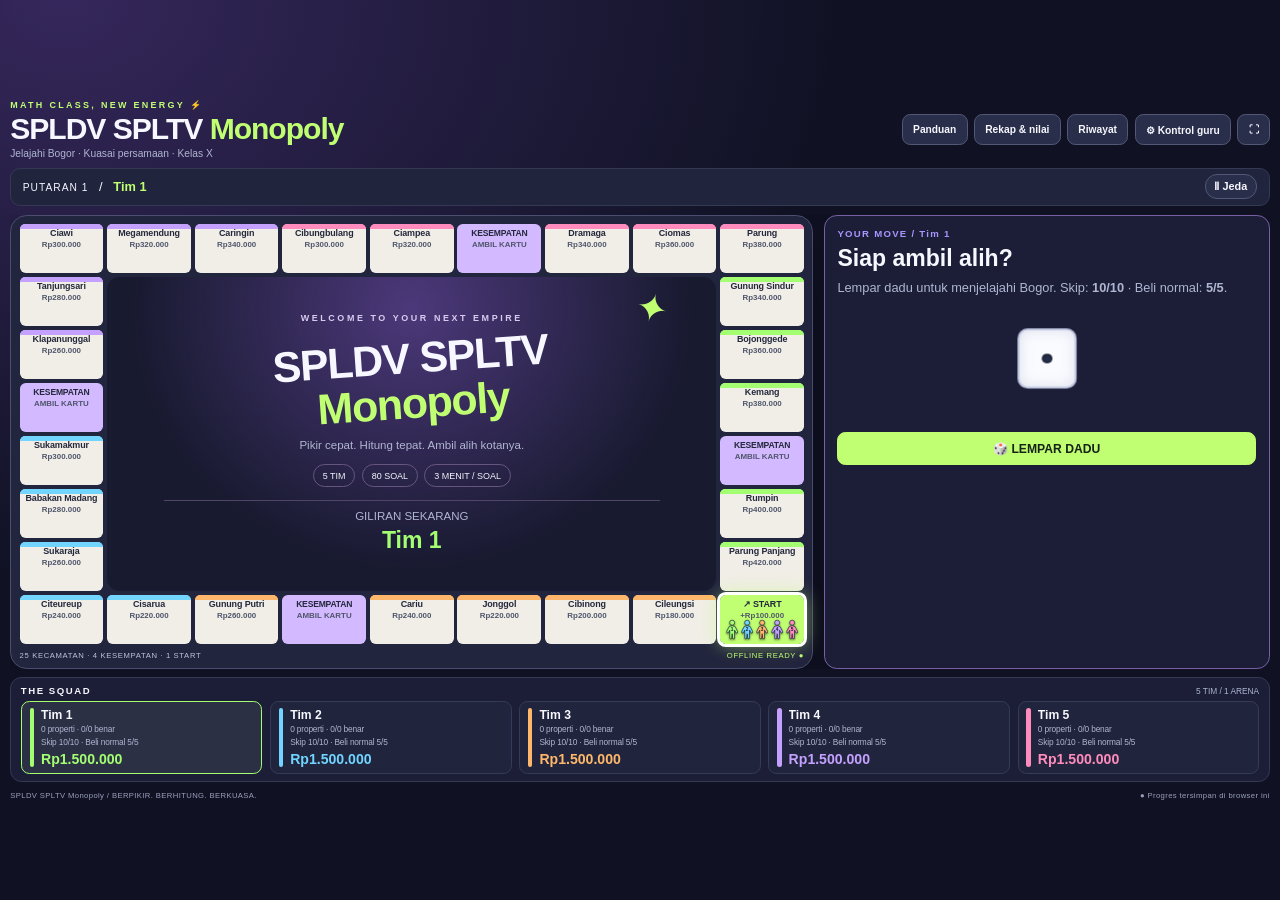
<file: index.html>
<!doctype html>
<html lang="id">
<head>
  <meta charset="utf-8">
  <meta name="viewport" content="width=device-width,initial-scale=1">
  <meta name="theme-color" content="#111329">
  <title>SPLDV SPLTV Monopoly</title>
  <link rel="stylesheet" href="game.css">
  <link rel="stylesheet" href="game-screen.css">
  <script defer src="game-engine.js"></script>
  <script defer src="game-ui.js"></script>
</head>
<body>
  <div class="app">
    <header class="topbar">
      <div><div class="eyebrow">MATH CLASS, NEW ENERGY ⚡</div><h1>SPLDV SPLTV <span>Monopoly</span></h1><p>Jelajahi Bogor · Kuasai persamaan · Kelas X</p></div>
      <nav aria-label="Menu permainan">
        <button data-action="rules">Panduan</button>
        <button data-action="report">Rekap & nilai</button>
        <button data-action="history">Riwayat</button>
        <button data-action="teacher">⚙ Kontrol guru</button>
        <button data-action="fullscreen" title="Layar penuh">⛶</button>
      </nav>
    </header>
    <div id="storageWarning" class="warning" role="alert" hidden></div>
    <div id="status" class="status"></div>
    <main class="layout">
      <section class="board-shell" aria-label="Papan 30 petak"><div id="board" class="board"></div><div class="board-foot"><span>25 KECAMATAN · 4 KESEMPATAN · 1 START</span><span>OFFLINE READY ●</span></div></section>
      <aside class="sidebar">
        <section id="action" class="action-panel" aria-label="Aksi giliran"></section>
      </aside>
    </main>
    <section class="teams-panel"><div class="section-heading"><h2>THE SQUAD</h2><span>5 TIM / 1 ARENA</span></div><div id="teams"></div></section>
    <section class="history-panel" hidden><div id="logs" class="logs"></div></section>
    <footer>SPLDV SPLTV Monopoly / BERPIKIR. BERHITUNG. BERKUASA. <span id="saveStatus">Progres tersimpan di browser ini</span></footer>
  </div>
  <dialog id="dialog"><div class="dialog-head"><span id="dialogLabel">SPLDV SPLTV Monopoly</span><button data-action="close-dialog" aria-label="Tutup dialog">✕</button></div><div id="dialogContent"></div></dialog>
  <noscript>Aktifkan JavaScript pada browser untuk memainkan game ini.</noscript>
</body>
</html>
</file>
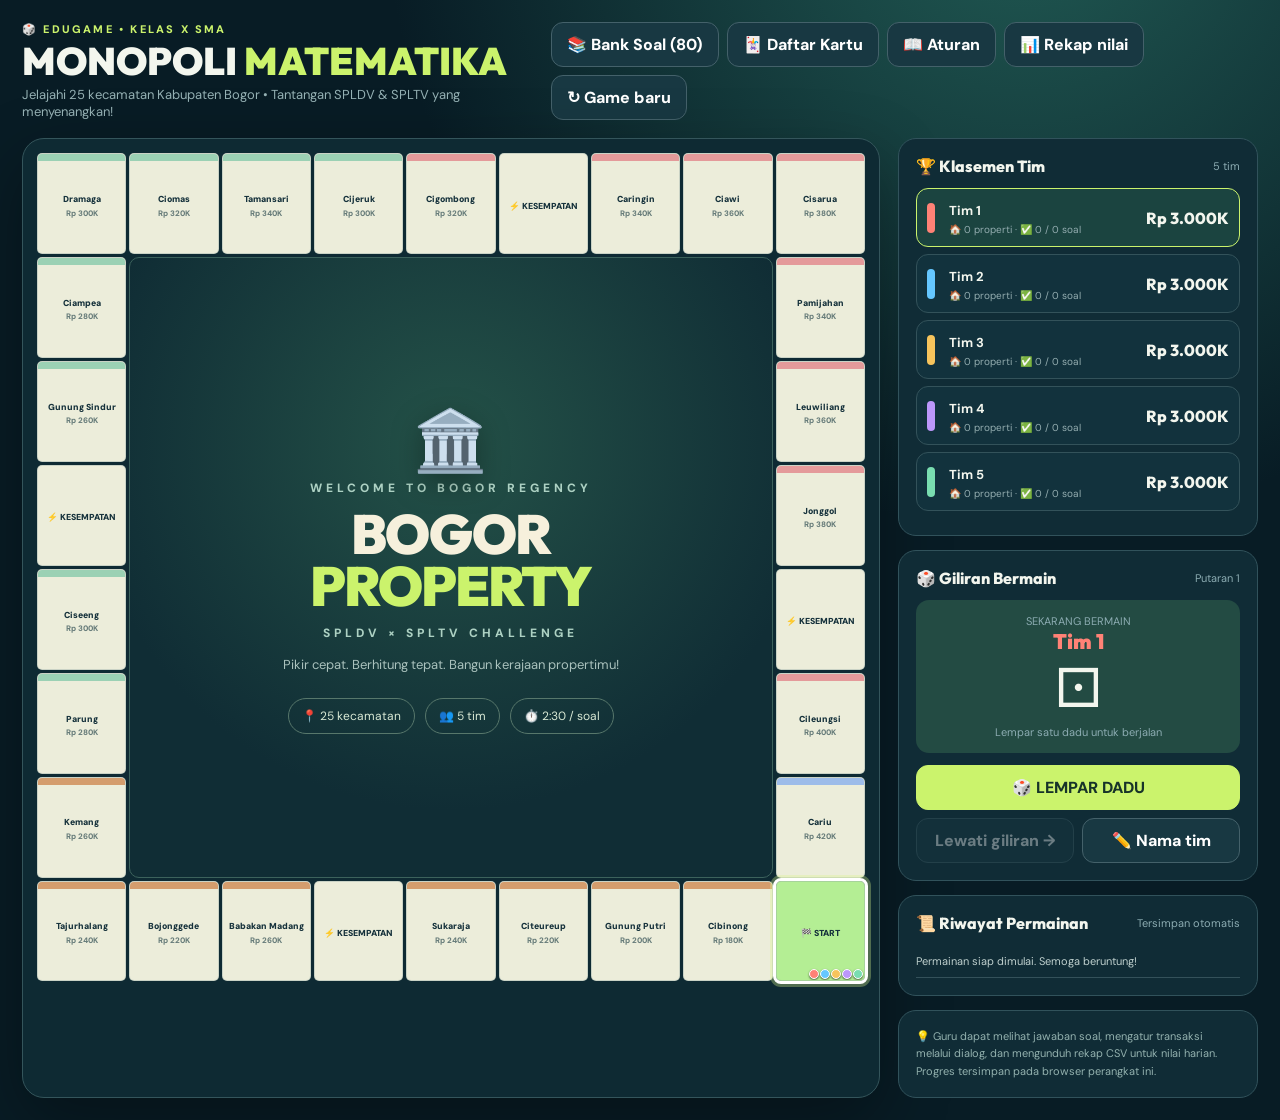
<file: Monopoli_Matematika_Bogor_30_Petak_V6.backup.html>
<!doctype html><html lang="id"><head><meta charset="utf-8"><meta name="viewport" content="width=device-width,initial-scale=1"><title>Monopoli Matematika Bogor</title><meta name="description" content="Permainan SPLDV dan SPLTV kelas X, 5 tim dan 40 kecamatan Kabupaten Bogor."><style>
@import url('https://fonts.googleapis.com/css2?family=DM+Sans:wght@400;500;600;700;800&family=Outfit:wght@500;600;700;800;900&display=swap');
:root{--bg:#081c25;--panel:#102c36;--line:#2b4b55;--cream:#f6f0dc;--lime:#cbf36c;--gold:#ffcf62;--ink:#133039}*{box-sizing:border-box}body{margin:0;color:#f3f6ee;background:radial-gradient(circle at 80% -10%,#215b54 0,transparent 40%),var(--bg);font-family:'DM Sans',sans-serif}button,input,select{font:inherit}button{cursor:pointer}button:disabled{opacity:.38;cursor:not-allowed}.app{max-width:1700px;margin:auto;padding:22px}.top{display:flex;justify-content:space-between;align-items:center;gap:18px;margin-bottom:18px}.eyebrow{color:var(--lime);font-size:11px;letter-spacing:2.2px;font-weight:800}.top h1{font:900 clamp(25px,3vw,42px)/1 'Outfit';margin:6px 0}.top p{color:#96b2b5;margin:0;font-size:13px}.top-actions{display:flex;gap:8px;flex-wrap:wrap}.ghost,.primary,.secondary,.danger{border:1px solid #44616a;border-radius:12px;padding:11px 15px;color:white;background:#183842;font-weight:800}.primary{background:var(--lime);color:#173329;border-color:var(--lime)}.secondary{background:#fbd17a;color:#263b30;border-color:#fbd17a}.danger{background:#7c3540}.layout{display:grid;grid-template-columns:minmax(640px,1fr) 360px;gap:18px}.board-wrap{background:#0e2a33;border:1px solid #34555b;border-radius:22px;padding:14px;box-shadow:0 24px 70px #0005}.board{display:grid;grid-template-columns:repeat(13,minmax(0,1fr));grid-template-rows:repeat(13,minmax(0,1fr));aspect-ratio:1;gap:3px}.tile{position:relative;min-width:0;border:1px solid #8ca5a260;border-radius:5px;background:#ecedda;color:#15313b;display:flex;flex-direction:column;align-items:center;justify-content:center;text-align:center;overflow:hidden;padding:3px 1px;transition:transform .15s,box-shadow .15s}.tile:hover{transform:scale(1.1);z-index:3;box-shadow:0 5px 20px #0009}.tile .stripe{position:absolute;top:0;left:0;right:0;height:7px;background:var(--district)}.tile .name{font-size:clamp(7px,.68vw,11px);line-height:1.08;font-weight:900;overflow-wrap:anywhere;padding-top:5px}.tile .price{font-size:clamp(7px,.62vw,10px);color:#667b79;font-weight:800;margin-top:3px}.tile.event{background:#f4d689}.tile.fund{background:#bce4e4}.tile.start{background:#b4ee94}.tile.active{outline:3px solid #fff;z-index:2;box-shadow:0 0 0 6px #d7f38b55}.tokens{display:flex;gap:1px;position:absolute;bottom:1px;right:1px;flex-wrap:wrap;justify-content:flex-end}.token{width:10px;height:10px;border-radius:50%;border:1.5px solid white;box-shadow:0 1px 2px #0009;animation:pop .25s ease-out}.owner{position:absolute;bottom:0;left:0;right:0;height:5px}.center{grid-column:2/13;grid-row:2/13;background:radial-gradient(circle at 50% 30%,#245248,#102d35 68%);border-radius:10px;border:1px solid #3c625c;display:flex;flex-direction:column;align-items:center;justify-content:center;text-align:center;padding:25px;overflow:hidden}.center .crest{font-size:60px;filter:drop-shadow(0 8px 15px #0005)}.center h2{font:900 clamp(30px,4.3vw,74px)/.95 'Outfit';letter-spacing:-2px;color:var(--cream);margin:12px 0}.center h2 span{color:var(--lime)}.center .sub{font-size:12px;letter-spacing:4px;color:#add1c3;font-weight:800}.center .caption{font-size:13px;color:#aac2bd;margin-top:15px}.center .statline{display:flex;gap:10px;margin-top:25px;flex-wrap:wrap;justify-content:center}.pill{border:1px solid #57776b;border-radius:30px;padding:9px 13px;color:#d9e9d5;font-size:12px}.sidebar{display:flex;flex-direction:column;gap:14px}.panel{background:var(--panel);border:1px solid #31525b;border-radius:18px;padding:17px}.section-title{display:flex;align-items:center;justify-content:space-between;margin-bottom:12px}.section-title h3{font:800 16px 'Outfit';margin:0}.small{font-size:11px;color:#8cacb2}.team{display:grid;grid-template-columns:12px 1fr auto;gap:10px;align-items:center;border:1px solid #33525a;border-radius:12px;padding:10px;margin:7px 0;background:#12323d}.team.current{border-color:var(--lime);background:#1b4440}.dot{height:30px;width:8px;border-radius:8px}.team b{font-size:13px}.team small{display:block;font-size:10px;color:#94adb0;margin-top:3px}.money{font:800 16px 'Outfit'}.turnbox{border-radius:13px;background:#234b43;padding:14px;text-align:center}.turnbox strong{font:900 21px 'Outfit'}.dice{font-size:54px;line-height:1.3;display:block;animation:none}.dice.roll{animation:shake .48s infinite}.controls{display:grid;grid-template-columns:1fr 1fr;gap:8px;margin-top:12px}.controls button:first-child{grid-column:span 2}.activity{max-height:190px;overflow:auto}.log{font-size:11px;color:#bfd0ce;padding:9px 0;border-bottom:1px solid #34515a}.log time{color:#85a4a5;margin-right:6px}.modalback{position:fixed;inset:0;z-index:20;background:#031218ce;display:flex;align-items:center;justify-content:center;padding:20px;backdrop-filter:blur(6px)}.modal{max-width:570px;width:100%;border-radius:22px;background:#f9f5e9;color:#18343b;padding:27px;box-shadow:0 30px 100px #000b;animation:rise .25s ease-out}.modal h2{font:900 29px 'Outfit';margin:6px 0}.modal p{color:#536a6b;font-size:14px;line-height:1.55}.modal .tag{font-size:11px;text-transform:uppercase;letter-spacing:1.5px;color:#588073;font-weight:900}.choices{display:flex;gap:9px;flex-wrap:wrap;margin-top:20px}.choices button{flex:1;min-width:135px}.question{background:#e8eadc;border:1px solid #c9d2c4;padding:17px;border-radius:14px;margin:12px 0;font:700 18px/1.6 'Outfit'}.inputs{display:flex;gap:9px}.inputs label{flex:1;font-size:12px;font-weight:800}.inputs input{display:block;width:100%;margin-top:5px;border:1px solid #aebfbb;border-radius:10px;background:white;padding:12px;color:#123}.timer{height:9px;background:#d5dfd0;border-radius:9px;overflow:hidden;margin:15px 0}.timer>div{height:100%;background:#e5a54b;transition:width 1s linear}.scorebar{display:grid;grid-template-columns:repeat(4,1fr);gap:8px;margin:12px 0}.scorebar div{background:#e2eadd;border-radius:10px;text-align:center;padding:9px 3px}.scorebar b{display:block;font:800 19px 'Outfit'}.scorebar span{font-size:10px;color:#57706c}.table-wrap{overflow:auto;max-height:380px}.report{width:100%;border-collapse:collapse;font-size:12px}.report th,.report td{padding:9px;text-align:left;border-bottom:1px solid #c7d4cf;white-space:nowrap}.report th{color:#406a61} .confetti{position:fixed;top:-20px;width:8px;height:14px;z-index:40;pointer-events:none;animation:fall 1.3s linear forwards}@keyframes fall{to{transform:translateY(110vh) rotate(720deg);opacity:0}}@keyframes shake{0%,100%{transform:rotate(-15deg)}50%{transform:rotate(20deg) scale(1.1)}}@keyframes pop{from{transform:scale(0)}to{transform:scale(1)}}@keyframes rise{from{opacity:0;transform:translateY(20px)}to{opacity:1;transform:translateY(0)}}@media(max-width:1100px){.layout{grid-template-columns:1fr}.sidebar{display:grid;grid-template-columns:repeat(2,minmax(0,1fr))}.board{min-height:650px}.tile .name{font-size:9px}.tile .price{font-size:8px}}@media(max-width:680px){.app{padding:10px}.top{flex-direction:column;align-items:flex-start}.board-wrap{padding:5px}.board{min-height:0;gap:1px}.tile{border-radius:2px}.tile .stripe{height:3px}.tile .name{font-size:5.3px}.tile .price{font-size:5px;margin-top:0}.token{width:6px;height:6px}.center{padding:8px}.center .crest{font-size:32px}.center h2{font-size:30px}.center .sub{font-size:8px;letter-spacing:1px}.center .caption{font-size:9px}.center .statline{margin-top:10px}.pill{font-size:8px;padding:5px}.sidebar{grid-template-columns:1fr}.modal{padding:18px}.scorebar{grid-template-columns:repeat(2,1fr)}}
</style></head><body><div class="app"><header class="top"><div><div class="eyebrow">🎲 EDUGAME • KELAS X SMA</div><h1>MONOPOLI <span style="color:#cbf36c">MATEMATIKA</span></h1><p>Jelajahi 40 kecamatan Kabupaten Bogor • Kuasai SPLDV & SPLTV • Menangkan strategi!</p></div><div class="top-actions"><button class="ghost" id="rules">📖 Aturan</button><button class="ghost" id="report">📊 Rekap nilai</button><button class="ghost" id="reset">↻ Game baru</button></div></header><div class="layout"><main class="board-wrap"><div class="board" id="board"></div></main><aside class="sidebar"><section class="panel"><div class="section-title"><h3>🏆 Klasemen Tim</h3><span class="small">5 tim</span></div><div id="teams"></div></section><section class="panel"><div class="section-title"><h3>🎲 Giliran Bermain</h3><span class="small" id="round"></span></div><div class="turnbox"><div class="small">SEKARANG BERMAIN</div><strong id="turnName"></strong><span class="dice" id="dice">⚀</span><div class="small" id="turnHint">Lempar satu dadu untuk berjalan</div></div><div class="controls"><button class="primary" id="roll">🎲 LEMPAR DADU</button><button class="ghost" id="end" disabled>Lewati giliran →</button><button class="ghost" id="settings">✏️ Nama tim</button></div></section><section class="panel"><div class="section-title"><h3>📜 Riwayat Permainan</h3><span class="small">Tersimpan otomatis</span></div><div class="activity" id="activity"></div></section><section class="panel" style="font-size:11px;color:#93b1ae;line-height:1.6">💡 Guru dapat melihat jawaban soal, mengatur transaksi melalui dialog, dan mengunduh rekap CSV untuk nilai harian. Progres tersimpan pada browser perangkat ini.</section></aside></div></div><div id="modalroot"></div><script>
const names=['Cibinong','Gunung Putri','Citeureup','Sukaraja','Babakan Madang','Sentul?','Bojonggede','Tajurhalang','Kemang','Parung','Ciseeng','Rumpin','Gunung Sindur','Ciampea','Dramaga','Ciomas','Tamansari','Cijeruk','Cigombong','Caringin','Ciawi','Megamendung','Cisarua','Sukaraja?','Caringin?','Pamijahan','Leuwiliang','Leuwisadeng','Nanggung','Jasinga','Tenjo','Parung Panjang','Cigudeg','Sukajaya','Cibungbulang','Tenjolaya','Rancabungur','Klapanunggal','Jonggol','Cariu'];
// Kabupaten Bogor memiliki 40 kecamatan; daftar final di bawah tanpa duplikasi.
const districts=['Cibinong','Gunung Putri','Citeureup','Sukaraja','Babakan Madang','Bojonggede','Tajurhalang','Kemang','Parung','Ciseeng','Rumpin','Gunung Sindur','Ciampea','Dramaga','Ciomas','Tamansari','Cijeruk','Cigombong','Caringin','Ciawi','Megamendung','Cisarua','Pamijahan','Leuwiliang','Leuwisadeng','Nanggung','Jasinga','Tenjo','Parung Panjang','Cigudeg','Sukajaya','Cibungbulang','Tenjolaya','Rancabungur','Klapanunggal','Jonggol','Cariu','Tanjungsari','Sukamakmur','Cileungsi'];
const colors=['#ff8276','#65c7ff','#f7c45c','#bc97fa','#79ddb0'];const diceFaces=['⚀','⚁','⚂','⚃','⚄','⚅'];const money=n=>'Rp '+Number(n).toLocaleString('id-ID')+'K';const price=i=>180+Math.floor(i/5)*40+(i%5)*20;const rent=i=>Math.round(price(i)*.3);const cards=[{t:'🚦 Kena tilang',d:'Melanggar aturan lalu lintas. Bayar denda Rp 100K.',v:-100},{t:'🌊 Banjir mendadak',d:'Biaya perbaikan perlengkapan setelah banjir Rp 150K.',v:-150},{t:'🚗 Macet Puncak',d:'Kehabisan bensin karena macet panjang. Bayar Rp 70K.',v:-70},{t:'📈 Pajak naik',d:'Pajak daerah naik. Bayar Rp 120K.',v:-120},{t:'🛵 Parkir liar',d:'Ditagih parkir tak resmi. Kehilangan Rp 40K.',v:-40},{t:'🎉 Festival UMKM',d:'Booth laris manis! Dapat bonus Rp 170K.',v:170},{t:'🏅 Juara olimpiade',d:'Sekolah memberi hadiah Rp 200K.',v:200},{t:'🌋 Abu vulkanik',d:'Distribusi terhambat, rugi Rp 90K.',v:-90},{t:'⚡ Listrik padam',d:'Generator darurat menghabiskan Rp 80K.',v:-80},{t:'🎁 Dana CSR',d:'Menerima dukungan pendidikan Rp 130K.',v:130},{t:'🤝 Pungutan ormas',d:'Ada pungutan tidak resmi di kegiatan usaha. Biaya Rp 90K.',v:-90},{t:'🌱 Panen raya',d:'Penjualan hasil tani sukses, dapat Rp 160K.',v:160}];
let tiles=[{type:'start',name:'START'}],di=0;for(let i=1;i<48;i++){if([5,11,17,23,29,35,41].includes(i))tiles.push({type:i%2?'chance':'fund',name:i%2?'KESEMPATAN':'DANA UMUM'});else tiles.push({type:'district',name:districts[di],district:di++});}
let state;const initial=()=>({teams:colors.map((color,i)=>({name:'Tim '+(i+1),color,cash:3000,pos:0,owned:[],correct:0,wrong:0,attempts:0,purchases:0,rentPaid:0,rentReceived:0,events:0,turns:0,bankrupt:false})),owners:{},turn:0,round:1,phase:'roll',rolls:0,logs:[],finished:false});try{state=JSON.parse(localStorage.getItem('bogor-monopoly-v2'))||initial()}catch{state=initial()}function save(){localStorage.setItem('bogor-monopoly-v2',JSON.stringify(state))}function log(s){state.logs.unshift({s,t:new Date().toLocaleTimeString('id-ID',{hour:'2-digit',minute:'2-digit'})});state.logs=state.logs.slice(0,100);save();render()}function active(){return state.teams[state.turn]}function alive(){return state.teams.filter(t=>!t.bankrupt)}function addCash(t,amount){t.cash+=amount;if(t.cash<0){t.cash=0;t.bankrupt=true;log('💀 '+t.name+' bangkrut dan keluar dari permainan.');for(const d of t.owned)delete state.owners[d];t.owned=[];if(alive().length<=1){state.finished=true;setTimeout(()=>showWinner(),350)}}save()}
function render(){const b=document.getElementById('board');b.innerHTML='';tiles.forEach((tile,i)=>{const el=document.createElement('div');el.className='tile '+(tile.type!=='district'?tile.type:'')+(active().pos===i?' active':'');let x,y;if(i<=12){x=13-i;y=13}else if(i<=24){x=1;y=25-i}else if(i<=36){x=i-23;y=1}else{x=13;y=i-35}el.style.gridColumn=x;el.style.gridRow=y;const owner=state.owners[tile.district];const co=owner!==undefined?state.teams[owner].color:null;el.style.setProperty('--district',['#d49d6d','#9bd1b4','#e49a9a','#9dbce9','#c5abe6'][Math.floor((tile.district||0)/8)]);el.innerHTML=(tile.type==='district'?'<div class="stripe"></div>':'')+'<div class="name">'+(tile.type==='start'?'🏁 ':tile.type==='chance'?'⚡ ':tile.type==='fund'?'🎁 ':'')+tile.name+'</div>'+(tile.type==='district'?'<div class="price">'+money(price(tile.district))+'</div>':'')+(co?'<div class="owner" style="background:'+co+'"></div>':'')+'<div class="tokens">'+state.teams.map((t,k)=>t.pos===i&&!t.bankrupt?'<i class="token" style="background:'+t.color+'" title="'+t.name+'"></i>':'').join('')+'</div>';el.onclick=()=>tileInfo(i);b.appendChild(el)});let c=document.createElement('div');c.className='center';c.innerHTML='<div class="crest">🏛️</div><div class="sub">WELCOME TO BOGOR REGENCY</div><h2>BOGOR<br><span>PROPERTY</span></h2><div class="sub">SPLDV × SPLTV CHALLENGE</div><div class="caption">Pikir cepat. Berhitung tepat. Bangun kerajaan propertimu!</div><div class="statline"><span class="pill">📍 40 kecamatan</span><span class="pill">👥 5 tim</span><span class="pill">⏱️ 60 detik / soal</span></div>';b.appendChild(c);document.getElementById('teams').innerHTML=state.teams.map((t,i)=>'<div class="team '+(state.turn===i?'current':'')+'"><i class="dot" style="background:'+t.color+'"></i><div><b>'+escapeHtml(t.name)+(t.bankrupt?' 💀':'')+'</b><small>🏠 '+t.owned.length+' properti · ✅ '+t.correct+' / '+t.attempts+' soal</small></div><div class="money">'+money(t.cash)+'</div></div>').join('');document.getElementById('turnName').textContent=active().name;document.getElementById('turnName').style.color=active().color;document.getElementById('round').textContent='Putaran '+state.round;document.getElementById('activity').innerHTML=state.logs.slice(0,14).map(l=>'<div class="log"><time>'+l.t+'</time>'+escapeHtml(l.s)+'</div>').join('')||'<div class="log">Permainan siap dimulai. Semoga beruntung!</div>';document.getElementById('roll').disabled=state.phase!=='roll'||state.finished;document.getElementById('end').disabled=state.phase!=='end'||state.finished;document.getElementById('turnHint').textContent=state.phase==='roll'?'Lempar satu dadu untuk berjalan':state.phase==='end'?'Aksi selesai. Lanjut ke tim berikutnya.':'Selesaikan aksi pada petak.';save()}
function escapeHtml(s){return String(s).replace(/[&<>"']/g,c=>({'&':'&amp;','<':'&lt;','>':'&gt;','"':'&quot;',"'":'&#39;'}[c]))}function modal(html){document.getElementById('modalroot').innerHTML='<div class="modalback"><div class="modal">'+html+'</div></div>'}function close(){document.getElementById('modalroot').innerHTML=''}function button(label,fn,cls='primary'){return '<button class="'+cls+'" onclick="'+fn+'">'+label+'</button>'}function tileInfo(i){const tile=tiles[i];if(tile.type!=='district')return;const own=state.owners[tile.district];modal('<div class="tag">📍 Kabupaten Bogor</div><h2>'+tile.name+'</h2><p>Harga beli: <b>'+money(price(tile.district))+'</b><br>Sewa dasar: <b>'+money(rent(tile.district))+'</b><br>Pemilik: <b>'+(own===undefined?'Belum dimiliki':escapeHtml(state.teams[own].name))+'</b></p><div class="choices">'+button('Tutup','close()','ghost')+'</div>')}
function roll(){if(state.phase!=='roll')return;state.phase='moving';active().turns++;let count=0;const dice=document.getElementById('dice');dice.classList.add('roll');let iv=setInterval(()=>{dice.textContent=diceFaces[Math.floor(Math.random()*6)]},70);setTimeout(()=>{clearInterval(iv);dice.classList.remove('roll');let value=Math.floor(Math.random()*6)+1;dice.textContent=diceFaces[value-1];state.rolls++;let steps=0;const travel=setInterval(()=>{active().pos=(active().pos+1)%48;if(active().pos===0){addCash(active(),200);log('🏁 '+active().name+' melewati START: bonus '+money(200))}steps++;render();if(steps===value){clearInterval(travel);log('🎲 '+active().name+' melempar '+value+' → '+tiles[active().pos].name);setTimeout(resolveTile,300)}},190)},850)}
function resolveTile(){const tile=tiles[active().pos];state.phase='action';save();if(tile.type==='start'){modal('<div class="tag">🏁 Start</div><h2>Berhenti di START!</h2><p>Semangat untuk putaran berikutnya.</p><div class="choices">'+button('Lanjutkan','finishAction()')+'</div>');return}if(tile.type!=='district'){eventCard(tile.type);return}const i=tile.district,owner=state.owners[i],p=price(i),r=rent(i);if(owner===undefined){modal('<div class="tag">🏘️ Properti tersedia</div><h2>'+tile.name+'</h2><p>Harga normal <b>'+money(p)+'</b>. Jawab soal matematika dalam 60 detik untuk diskon 50%. Jika salah, harga naik menjadi 125%.</p><div class="scorebar"><div><b>'+money(p)+'</b><span>Normal</span></div><div><b>'+money(Math.round(p*.5))+'</b><span>Benar</span></div><div><b>'+money(Math.round(p*1.25))+'</b><span>Salah</span></div><div><b>'+money(r)+'</b><span>Sewa</span></div></div><div class="choices">'+button('Beli langsung','purchase('+i+','+p+')')+button('🎯 Tantang soal','challenge("buy",'+i+')','secondary')+button('Lewati','finishAction()','ghost')+'</div>')}else if(owner===state.turn){modal('<div class="tag">🏠 Milik sendiri</div><h2>'+tile.name+'</h2><p>Properti ini milik timmu. Tidak ada biaya sewa.</p><div class="choices">'+button('Lanjutkan','finishAction()')+'</div>')}else{modal('<div class="tag">💸 Properti lawan</div><h2>'+tile.name+'</h2><p>Pemilik: <b>'+escapeHtml(state.teams[owner].name)+'</b>. Sewa normal '+money(r)+'. Jawaban benar membayar ½ sewa; jawaban salah membayar 1,5× sewa.</p><div class="choices">'+button('Bayar normal','payRent('+i+','+r+')')+button('🎯 Tantang soal','challenge("rent",'+i+')','secondary')+'</div>')}}
function purchase(i,p){if(active().cash<p){modal('<h2>💸 Dana tidak cukup</h2><p>Saldo '+money(active().cash)+' belum cukup untuk membeli '+tiles.find(t=>t.district===i)?.name+' seharga '+money(p)+'.</p><div class="choices">'+button('Lewati','finishAction()')+'</div>');return}addCash(active(),-p);state.owners[i]=state.turn;active().owned.push(i);active().purchases++;log('🏠 '+active().name+' membeli '+districts[i]+' seharga '+money(p));celebrate();finishAction()}function payRent(i,amount){let owner=state.owners[i],payer=active(),receiver=state.teams[owner],actual=Math.min(payer.cash,amount);payer.rentPaid+=actual;receiver.rentReceived+=actual;addCash(receiver,actual);addCash(payer,-amount);log('💸 '+payer.name+' membayar sewa '+money(actual)+' kepada '+receiver.name+' ('+districts[i]+')');finishAction()}
function generateQuestion(){let is3=Math.random()<.48;let vals=Array.from({length:is3?3:2},()=>Math.floor(Math.random()*11)-5);let mat=is3?[[1,1,1],[2,-1,1],[1,2,-1]]:[[1,1],[2,-1]];let rhs=mat.map(row=>row.reduce((s,c,i)=>s+c*vals[i],0));return {is3,vals,text:mat.map((row,i)=>row.map((c,j)=>((c>=0&&j?' + ':'')+(c<0?' − ':'')+(Math.abs(c)===1?'':Math.abs(c))+['x','y','z'][j])).join('').replace(/^ \+ /,'')+' = '+rhs[i]).join('<br>')}}let countdown=null,question=null,challengeType=null,challengeIndex=null,seconds=60;function challenge(type,i){challengeType=type;challengeIndex=i;question=generateQuestion();seconds=60;renderQuestion();clearInterval(countdown);countdown=setInterval(()=>{seconds--;const t=document.getElementById('remaining'),bar=document.getElementById('bar');if(t)t.textContent=seconds;if(bar)bar.style.width=(seconds/60*100)+'%';if(seconds<=0){clearInterval(countdown);grade(false,true)}},1000)}function renderQuestion(){modal('<div class="tag">🧠 '+(question.is3?'SPLTV':'SPLDV')+' • tantangan 60 detik</div><h2>Temukan nilai variabel!</h2><p>Selesaikan sistem persamaan berikut. Masukkan nilai x, y'+(question.is3?', dan z':'')+'.</p><div class="question">'+question.text+'</div><div class="inputs">'+['x','y',...(question.is3?['z']:[])].map(a=>'<label>'+a.toUpperCase()+'<input type="number" id="ans-'+a+'" autocomplete="off" placeholder="?" onkeydown="if(event.key===\'Enter\')submitAnswer()"></label>').join('')+'</div><div class="timer"><div id="bar" style="width:100%"></div></div><p>⏱️ Sisa waktu: <b id="remaining">60</b> detik</p><div class="choices">'+button('✅ Kirim jawaban','submitAnswer()')+'</div>')}function submitAnswer(){const keys=['x','y',...(question.is3?['z']:[])];const entries=keys.map(k=>document.getElementById('ans-'+k)?.value);if(entries.some(v=>v===undefined||v===''))return alert('Isi semua variabel terlebih dahulu.');grade(entries.every((v,i)=>Number(v)===question.vals[i]),false)}function grade(correct,timeout){clearInterval(countdown);const t=active();t.attempts++;if(correct)t.correct++;else t.wrong++;const base=challengeType==='buy'?price(challengeIndex):rent(challengeIndex);const value=Math.round(base*(challengeType==='buy'?(correct?.5:1.25):(correct?.5:1.5)));const label=challengeType==='buy'?'harga beli':'sewa';log((correct?'✅ ':'❌ ')+t.name+' '+(correct?'benar':'salah')+' pada '+(question.is3?'SPLTV':'SPLDV')+(timeout?' (waktu habis)':'')+'. '+label+' '+money(value));let solution=['x','y','z'].slice(0,question.vals.length).map((k,i)=>k+' = '+question.vals[i]).join(', ');modal('<div class="tag">'+(correct?'Jawaban benar!':'Tantangan selesai')+'</div><h2>'+(correct?'🎉 Hebat!':'💡 Tetap semangat!')+'</h2><p>Jawaban: <b>'+solution+'</b></p><div class="question">'+label+': '+money(value)+'</div><p>'+(challengeType==='buy'?'Kamu bisa membeli properti dengan harga hasil tantangan atau melewatinya.':'Selesaikan pembayaran kepada pemilik properti.')+'</p><div class="choices">'+(challengeType==='buy'?button('Beli '+money(value),'purchase('+challengeIndex+','+value+')')+button('Lewati','finishAction()','ghost'):button('Bayar '+money(value),'payRent('+challengeIndex+','+value+')'))+'</div>')}
function eventCard(type){let pool=type==='fund'?cards.filter((_,i)=>[5,6,9,11,3,8].includes(i)):cards;let card=pool[Math.floor(Math.random()*pool.length)];active().events++;modal('<div class="tag">'+(type==='fund'?'🎁 DANA UMUM':'⚡ KESEMPATAN')+'</div><h2>'+card.t+'</h2><p>'+card.d+'</p><div class="question">'+(card.v>0?'+':'')+money(card.v).replace('Rp -','− Rp ')+'</div><div class="choices">'+button('Ambil kartu','applyEvent('+card.v+')')+'</div>')}function applyEvent(v){addCash(active(),v);log('⚡ '+active().name+' menerima kartu: '+(v>0?'+':'')+money(v));if(v>0)celebrate();finishAction()}function finishAction(){close();if(state.finished)return;state.phase='end';render()}function nextTurn(){if(state.phase!=='end')return;let old=state.turn;do{state.turn=(state.turn+1)%5;if(state.turn<=old)state.round++;}while(state.teams[state.turn].bankrupt&&state.turn!==old);state.phase='roll';render()}
function celebrate(){for(let i=0;i<34;i++){const el=document.createElement('i');el.className='confetti';el.style.left=Math.random()*100+'vw';el.style.background=colors[i%5];el.style.animationDelay=Math.random()*.35+'s';document.body.appendChild(el);setTimeout(()=>el.remove(),1800)}}function showWinner(){let winner=alive()[0];modal('<div class="tag">🏆 Permainan berakhir</div><h2>Selamat, '+escapeHtml(winner?.name||'semua tim')+'!</h2><p>Tim terakhir yang bertahan memenangkan permainan.</p><div class="choices">'+button('Lihat rekap','showReport()')+'</div>');celebrate()}
function showReport(){let rows=[...state.teams].map(t=>({...t,assets:t.owned.reduce((s,i)=>s+price(i),0),accuracy:t.attempts?Math.round(t.correct/t.attempts*100):0})).sort((a,b)=>(b.cash+b.assets)-(a.cash+a.assets));modal('<div class="tag">📊 Evaluasi kelas X</div><h2>Rekap Hasil Permainan</h2><p>Indikator nilai harian yang disarankan: akurasi pengerjaan soal. Kolom keuangan dan properti adalah informasi strategi, bukan nilai akademik.</p><div class="table-wrap"><table class="report"><thead><tr><th>Tim</th><th>Benar</th><th>Salah</th><th>Akurasi</th><th>Saldo</th><th>Properti</th><th>Aset total</th></tr></thead><tbody>'+rows.map(t=>'<tr><td>'+escapeHtml(t.name)+'</td><td>'+t.correct+'</td><td>'+t.wrong+'</td><td>'+t.accuracy+'%</td><td>'+money(t.cash)+'</td><td>'+t.owned.length+'</td><td>'+money(t.cash+t.assets)+'</td></tr>').join('')+'</tbody></table></div><div class="choices">'+button('⬇ Unduh CSV','exportCSV()')+button('Tutup','close()','ghost')+'</div>')}function exportCSV(){const h=['Nama Tim','Jawaban Benar','Jawaban Salah','Jumlah Soal','Akurasi (%)','Jumlah Properti','Saldo (ribuan Rp)','Nilai Properti (ribuan Rp)','Total Aset (ribuan Rp)','Jumlah Pembelian','Sewa Dibayar (ribuan Rp)','Sewa Diterima (ribuan Rp)','Kartu Kejadian','Jumlah Giliran','Status'];let data=state.teams.map(t=>{let assets=t.owned.reduce((s,i)=>s+price(i),0);return [t.name,t.correct,t.wrong,t.attempts,t.attempts?Math.round(t.correct/t.attempts*100):0,t.owned.length,t.cash,assets,t.cash+assets,t.purchases,t.rentPaid,t.rentReceived,t.events,t.turns,t.bankrupt?'Bangkrut':'Aktif']});let csv='\ufeff'+[h,...data].map(row=>row.map(v=>'"'+String(v).replace(/"/g,'""')+'"').join(';')).join('\r\n');let a=document.createElement('a');a.href=URL.createObjectURL(new Blob([csv],{type:'text/csv;charset=utf-8'}));a.download='rekap-monopoli-spldv-spltv.csv';a.click();URL.revokeObjectURL(a.href)}function rules(){modal('<div class="tag">📖 Panduan permainan</div><h2>Aturan Monopoli Bogor</h2><p>1. Lima tim mulai dengan modal <b>Rp 3.000K</b>. Satu dadu menentukan 1–6 langkah. Lewati START mendapat bonus <b>Rp 200K</b>.<br>2. Kecamatan kosong: beli normal, atau jawab soal 60 detik. <b>Benar: ½ harga. Salah/habis waktu: 1,25× harga.</b><br>3. Kecamatan lawan: bayar sewa dasar 30% harga properti, atau jawab soal. <b>Benar: ½ sewa. Salah/habis waktu: 1,5× sewa.</b><br>4. Kesempatan/Dana Umum memberikan kejadian positif atau negatif. Saldo habis dan tidak sanggup memenuhi kewajiban membuat tim bangkrut.<br>5. Tim terakhir bertahan menang. Guru dapat mengunduh rekap akurasi soal untuk penilaian harian.</p><div class="choices">'+button('Mulai bermain','close()')+'</div>')}function rename(){modal('<div class="tag">✏️ Personalisasi</div><h2>Nama 5 Tim</h2><div style="display:grid;gap:9px">'+state.teams.map((t,i)=>'<label style="font-size:12px;font-weight:800;color:'+t.color+'">Tim '+(i+1)+'<input id="team-'+i+'" maxlength="22" style="width:100%;padding:9px;border-radius:8px;border:1px solid #aac0b7;display:block" value="'+escapeHtml(t.name)+'"></label>').join('')+'</div><div class="choices">'+button('Simpan nama','saveNames()')+button('Batal','close()','ghost')+'</div>')}function saveNames(){state.teams.forEach((t,i)=>{t.name=document.getElementById('team-'+i).value.trim()||'Tim '+(i+1)});close();render()}
// Bank soal tetap: 60 SPLTV dan 20 SPLDV, dengan solusi bilangan bulat.
const matrices3=[
 [[1,1,1],[2,-1,1],[1,2,-1]],
 [[2,1,-1],[1,-1,2],[1,2,1]],
 [[1,2,1],[2,-1,2],[3,1,-1]],
 [[2,-1,1],[1,1,2],[1,3,-1]],
 [[1,-2,1],[2,1,1],[1,1,-2]],
 [[3,1,1],[1,-1,2],[2,2,-1]]
];
const matrices2=[[[1,1],[2,-1]],[[2,1],[1,-2]],[[3,-1],[1,2]],[[1,-2],[2,1]]];
function expression(row){return row.map((coef,i)=>{if(coef===0)return '';let sign=coef<0?'−':'+',m=Math.abs(coef),piece=(m===1?'':m)+['x','y','z'][i];return i===0?(coef<0?'−':'')+piece:' '+sign+' '+piece}).join('')}
function makeBankEntry(id,is3){const mat=is3?matrices3[(id-1)%matrices3.length]:matrices2[(id-61)%matrices2.length];const vals=Array.from({length:is3?3:2},(_,j)=>((id*7+j*11+Math.floor(id/7)*3)%13)-6);const rhs=mat.map(row=>row.reduce((sum,c,j)=>sum+c*vals[j],0));return {id,is3,vals,text:mat.map((row,j)=>expression(row)+' = '+rhs[j]).join('<br>')}}
const questionBank=Array.from({length:80},(_,i)=>makeBankEntry(i+1,i<60));
state.usedQuestions=state.usedQuestions||[];
generateQuestion=function(){const want3=Math.random()<.75;let pool=questionBank.filter(q=>q.is3===want3&&!state.usedQuestions.includes(q.id));if(!pool.length){state.usedQuestions=state.usedQuestions.filter(id=>questionBank.find(q=>q.id===id)?.is3!==want3);pool=questionBank.filter(q=>q.is3===want3)}const q=pool[Math.floor(Math.random()*pool.length)];state.usedQuestions.push(q.id);save();return q};
let revealSolutions=false,bankFilter='all';
function showBank(){let list=questionBank.filter(q=>bankFilter==='all'||q.is3===(bankFilter==='spltv'));modal('<div class="tag">📚 Bank soal kelas X</div><h2>80 Soal SPLDV & SPLTV</h2><p>60 soal SPLTV dan 20 soal SPLDV. Soal diacak saat permainan, dengan peluang 75% mendapat SPLTV. Setiap jawaban diketik manual oleh tim.</p><div class="choices" style="margin:10px 0"><button class="ghost" onclick="bankFilter=\'all\';showBank()">Semua (80)</button><button class="ghost" onclick="bankFilter=\'spltv\';showBank()">SPLTV (60)</button><button class="ghost" onclick="bankFilter=\'spldv\';showBank()">SPLDV (20)</button></div><div class="table-wrap" style="max-height:370px"><table class="report"><thead><tr><th>No.</th><th>Jenis</th><th>Sistem persamaan</th>'+(revealSolutions?'<th>Kunci</th>':'')+'</tr></thead><tbody>'+list.map(q=>'<tr><td>'+q.id+'</td><td>'+(q.is3?'SPLTV':'SPLDV')+'</td><td>'+q.text+'</td>'+(revealSolutions?'<td>'+q.vals.map((v,i)=>['x','y','z'][i]+'='+v).join(', ')+'</td>':'')+'</tr>').join('')+'</tbody></table></div><div class="choices">'+button(revealSolutions?'🙈 Sembunyikan kunci':'🔑 Tampilkan kunci','revealSolutions=!revealSolutions;showBank()','secondary')+button('⬇ Unduh bank soal','exportBank()')+button('Tutup','close()','ghost')+'</div>')}
function exportBank(){const records=[['Nomor','Jenis','Persamaan 1','Persamaan 2','Persamaan 3','x','y','z'],...questionBank.map(q=>{const eq=q.text.split('<br>');return [q.id,q.is3?'SPLTV':'SPLDV',eq[0],eq[1],eq[2]||'',q.vals[0],q.vals[1],q.vals[2]??'']})];const content='\ufeff'+records.map(row=>row.map(v=>'"'+String(v).replace(/"/g,'""')+'"').join(';')).join('\r\n');const a=document.createElement('a');a.href=URL.createObjectURL(new Blob([content],{type:'text/csv;charset=utf-8'}));a.download='bank-soal-SPLDV-SPLTV-dan-kunci.csv';a.click();setTimeout(()=>URL.revokeObjectURL(a.href),300)}
// Fix: action strings such as challenge("buy", 2) must escape their inner
// double quotes inside the HTML onclick attribute. The original button()
// generated invalid markup: onclick="challenge("buy",2)".
// Configuration for the shorter, friendlier classroom edition.
const selectedDistricts=[
  'Cibinong','Gunung Putri','Citeureup','Sukaraja','Babakan Madang',
  'Bojonggede','Tajurhalang','Kemang','Parung','Ciseeng',
  'Gunung Sindur','Ciampea','Dramaga','Ciomas','Tamansari',
  'Cijeruk','Cigombong','Caringin','Ciawi','Cisarua',
  'Pamijahan','Leuwiliang','Jonggol','Cileungsi','Cariu'
];
districts.splice(0,districts.length,...selectedDistricts);
cards.splice(0,cards.length,
  {t:'🌊 Cileungsi Kebanjiran',d:'Cileungsi berubah jadi waterpark dadakan! Tim ikut galang donasi untuk warga. Sumbang Rp 100K.',v:-100},
  {t:'🏍️ Kena Begal di Jonggol',d:'Lagi asyik lewat Jonggol, eh tas uang disambar begal. Dompet auto diet! Kehilangan Rp 120K.',v:-120},
  {t:'🏗️ Kena Gusur Pemerintah',d:'Tanahmu masuk proyek pembangunan. Untung pemerintah memberi ganti rugi. Terima Rp 250K!',v:250},
  {t:'😎 Kena Palak Ormas',d:'Baru buka usaha, sudah didatangi orang yang mengaku minta uang keamanan. Bayar Rp 80K.',v:-80},
  {t:'🌴 Lahan Kosong Jadi Sawit',d:'Lahan kosongmu mendadak berubah jadi kebun sawit yang panennya melimpah. Cuan Rp 220K!',v:220},
  {t:'🦆 Bebek Kabur ke Cariu',d:'Bebek peliharaanmu bikin rombongan wisata ke Cariu. Bayar ongkos penjemputan Rp 60K.',v:-60},
  {t:'🎤 Mendadak Viral di Jonggol',d:'Video karaoke sumbangmu viral. Ada sponsor yang justru suka! Terima Rp 140K.',v:140},
  {t:'🍜 Warung Seblak Meledak',d:'Seblak level 100 buatanmu laris sampai antreannya ke jalan. Untung Rp 180K!',v:180},
  {t:'🐐 Kambing Makan Spanduk',d:'Spanduk promosi usahamu dimakan kambing tetangga. Cetak ulang Rp 50K.',v:-50},
  {t:'🚀 Investor Salah Alamat',d:'Investor mencari kantor sebelah, tetapi malah tertarik pada idemu. Dana masuk Rp 200K!',v:200}
);
tiles=[{type:'start',name:'START'}];
let districtNo=0;
const chancePositions=new Set([5,12,20,27]);
for(let i=1;i<30;i++){
  if(chancePositions.has(i)){
    tiles.push({type:'chance',name:'KESEMPATAN'});
  }else{
    tiles.push({type:'district',name:districts[districtNo],district:districtNo++});
  }
}
// Dedicated name avoids collision with Chrome/Edge's native window.close().
function closeGameDialog(){document.getElementById('modalroot').innerHTML=''}
const originalFinishAction=finishAction;
finishAction=function(){
  closeGameDialog();
  if(state.finished)return;
  state.phase='end';
  render();
};
saveNames=function(){
  state.teams.forEach((t,i)=>{t.name=document.getElementById('team-'+i).value.trim()||'Tim '+(i+1)});
  closeGameDialog();render();
};
// Easy questions: values 1 to 4, and equations requiring only small additions
// and subtractions. Keep the bank at 80 questions (60 SPLTV, 20 SPLDV).
questionBank.forEach((q,i)=>{
  const is3=i<60;
  const vals=Array.from({length:is3?3:2},(_,j)=>1+((i*3+j*7+Math.floor(i/4))%4));
  const [x,y,z]=vals;
  q.is3=is3;q.vals=vals;
  q.text=is3
    ?'x + y + z = '+(x+y+z)+'<br>x + y = '+(x+y)+'<br>y + z = '+(y+z)
    :'x + y = '+(x+y)+'<br>x − y = '+(x-y);
});
const originalRender=render;
render=function(){
  originalRender();
  const board=document.getElementById('board');
  board.style.gridTemplateColumns='repeat(9,minmax(0,1fr))';
  board.style.gridTemplateRows='repeat(8,minmax(0,1fr))';
  board.querySelectorAll('.tile').forEach((el,i)=>{
    let x,y;
    if(i<=8){x=9-i;y=8}
    else if(i<=15){x=1;y=16-i}
    else if(i<=23){x=i-14;y=1}
    else{x=9;y=i-22}
    el.style.gridColumn=x;el.style.gridRow=y;
  });
  const center=board.querySelector('.center');
  center.style.gridColumn='2/9';center.style.gridRow='2/8';
  const tags=document.querySelectorAll('.center .pill');
  if(tags[0])tags[0].textContent='📍 25 kecamatan';
  if(tags[2])tags[2].textContent='⏱️ 2:30 / soal';
};
document.querySelector('.top p').textContent='Jelajahi 25 kecamatan Kabupaten Bogor • Tantangan SPLDV & SPLTV yang menyenangkan!';
// The earlier board movement used a fixed 48-tile lap; use 30 positions now.
roll=function(){
  if(state.phase!=='roll')return;
  state.phase='moving';active().turns++;
  const dice=document.getElementById('dice');
  dice.classList.add('roll');
  const iv=setInterval(()=>{dice.textContent=diceFaces[Math.floor(Math.random()*6)]},70);
  setTimeout(()=>{
    clearInterval(iv);dice.classList.remove('roll');
    const value=Math.floor(Math.random()*6)+1;
    dice.textContent=diceFaces[value-1];state.rolls++;
    let steps=0;
    const travel=setInterval(()=>{
      active().pos=(active().pos+1)%tiles.length;
      if(active().pos===0){addCash(active(),200);log('🏁 '+active().name+' melewati START: bonus '+money(200))}
      steps++;render();
      if(steps===value){
        clearInterval(travel);
        log('🎲 '+active().name+' melempar '+value+' → '+tiles[active().pos].name);
        setTimeout(resolveTile,300);
      }
    },190);
  },850);
};
const originalRenderQuestion=renderQuestion;
renderQuestion=function(){
  originalRenderQuestion();
  const root=document.getElementById('modalroot');
  root.innerHTML=root.innerHTML.replace('60 detik','2 menit 30 detik').replace('>60</b> detik','>2:30</b> menit');
};
challenge=function(type,i){
  challengeType=type;challengeIndex=i;question=generateQuestion();
  seconds=150;renderQuestion();clearInterval(countdown);
  countdown=setInterval(()=>{
    seconds--;
    const remaining=document.getElementById('remaining'),bar=document.getElementById('bar');
    if(remaining)remaining.textContent=Math.floor(seconds/60)+':'+String(seconds%60).padStart(2,'0');
    if(bar)bar.style.width=(seconds/150*100)+'%';
    if(seconds<=0){clearInterval(countdown);grade(false,true)}
  },1000);
};
function showCardList(){
  modal('<div class="tag">🃏 Kartu Kesempatan</div><h2>10 Kartu Kesempatan</h2><p>Saat tim berhenti di salah satu dari 4 petak Kesempatan, satu dari 10 kartu diambil secara acak.</p><div class="table-wrap" style="max-height:380px"><table class="report"><thead><tr><th>Kartu</th><th>Kejadian</th><th>Nilai</th></tr></thead><tbody>'+
    cards.map(c=>'<tr><td>'+escapeHtml(c.t)+'</td><td>'+escapeHtml(c.d)+'</td><td>'+(c.v>0?'+':'')+money(c.v)+'</td></tr>').join('')+
    '</tbody></table></div><div class="choices">'+button('Tutup','closeGameDialog()','ghost')+'</div>');
}
button=function(label,action,cls='primary'){
  if(action==='close()')action='closeGameDialog()';
  const safeAction=String(action).replace(/&/g,'&amp;').replace(/"/g,'&quot;').replace(/</g,'&lt;');
  return '<button type="button" class="'+cls+'" onclick="'+safeAction+'">'+label+'</button>';
};
const cardListButton=document.createElement('button');
cardListButton.className='ghost';cardListButton.textContent='🃏 Daftar Kartu';
cardListButton.onclick=showCardList;
document.querySelector('.top-actions').prepend(cardListButton);
// Use an independent save key so an old 40-district match cannot corrupt this one.
state=(()=>{try{return JSON.parse(localStorage.getItem('bogor-monopoly-30-v6'))||initial()}catch{return initial()}})();
state.usedQuestions=state.usedQuestions||[];
save=function(){localStorage.setItem('bogor-monopoly-30-v6',JSON.stringify(state))};
rules=function(){
  modal('<div class="tag">📖 Panduan Permainan</div><h2>Aturan Monopoli Bogor</h2><p>1. Lima tim memulai permainan dengan Rp 3.000K dan bergiliran melempar satu dadu.<br>2. Papan berisi <b>30 kotak: 25 kecamatan, 4 petak Kesempatan, dan START</b>. Melewati START mendapat Rp 200K.<br>3. Properti kosong dapat dibeli langsung atau melalui soal mudah SPLDV/SPLTV dalam <b>2 menit 30 detik</b>. Jawaban benar mendapat diskon 50%; jawaban salah atau waktu habis menaikkan harga menjadi 125%.<br>4. Ketika berhenti di properti lawan, tim dapat membayar sewa normal atau menjawab soal untuk diskon 50%.<br>5. Ada 10 isi kartu Kesempatan yang diambil acak. Tim terakhir yang bertahan menang.</p><div class="choices">'+button('Tutup','closeGameDialog()')+'</div>');
};
document.getElementById('reset').addEventListener('click',event=>{
  event.preventDefault();event.stopImmediatePropagation();
  if(confirm('Mulai game baru? Progres dan rekap permainan ini akan dihapus. Unduh CSV dahulu bila diperlukan.')){
    clearInterval(countdown);state=initial();state.usedQuestions=[];save();render();closeGameDialog();
  }
},true);
const bankButton=document.createElement('button');bankButton.className='ghost';bankButton.textContent='📚 Bank Soal (80)';bankButton.onclick=showBank;document.querySelector('.top-actions').prepend(bankButton);
document.getElementById('roll').onclick=roll;document.getElementById('end').onclick=nextTurn;document.getElementById('rules').onclick=rules;document.getElementById('report').onclick=showReport;document.getElementById('settings').onclick=rename;document.getElementById('reset').onclick=()=>{if(confirm('Mulai game baru? Semua progres dan rekap saat ini akan terhapus. Unduh CSV terlebih dahulu jika diperlukan.')){clearInterval(countdown);state=initial();save();render();close()}};render();
</script></body></html>
</file>
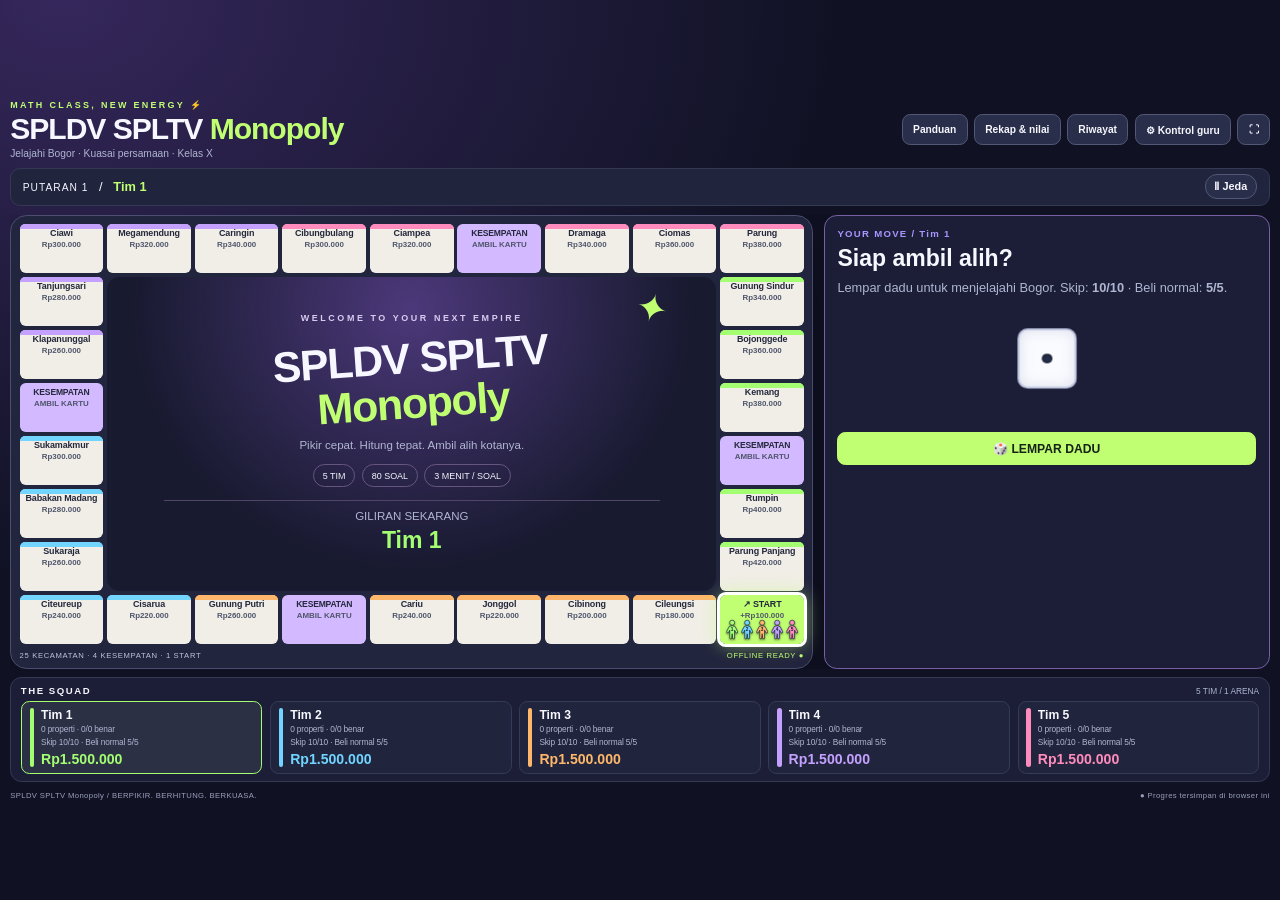
<file: Monopoli_Matematika_Bogor_30_Petak_V6.html>
<!doctype html>
<html lang="id">
<head>
  <meta charset="utf-8">
  <meta name="viewport" content="width=device-width,initial-scale=1">
  <meta name="theme-color" content="#111329">
  <title>SPLDV SPLTV Monopoly</title>
  <style>
:root{--bg:#101224;--panel:#1b1e36;--line:#343954;--muted:#b0b6d2;--white:#f7f7ff;--lime:#c0ff72;--purple:#a995ff;--pink:#ff8cbd;--danger:#ff9393}*{box-sizing:border-box}body{margin:0;background:radial-gradient(ellipse at 5% 0,#35275b 0,transparent 45%),var(--bg);color:var(--white);font-family:Arial,Helvetica,sans-serif}button,input,select{font:inherit}button{border:1px solid #525875;background:#292e4a;color:var(--white);padding:11px 15px;border-radius:12px;font-weight:700;cursor:pointer;transition:background .15s,transform .15s}button:hover:not(:disabled){background:#414967;transform:translateY(-1px)}button:focus-visible,input:focus-visible,select:focus-visible{outline:3px solid #fff;outline-offset:3px}button:disabled{opacity:.42;cursor:not-allowed}.primary{background:var(--lime);border-color:var(--lime);color:#162218}.primary:hover:not(:disabled){background:#dbffae}.secondary{background:var(--purple);color:#19172a;border-color:var(--purple)}.danger{background:#713143;border-color:#d86b86}.app{max-width:1760px;margin:auto;padding:24px 30px}.topbar{display:flex;justify-content:space-between;align-items:center;gap:20px;margin-bottom:24px}.eyebrow{font-size:11px;letter-spacing:3px;color:var(--lime);font-weight:800}h1{font-size:clamp(26px,3.3vw,48px);letter-spacing:-2px;margin:8px 0 6px;font-weight:900}h1 span{color:var(--lime)}.topbar p{color:var(--muted);margin:0;font-size:13px}nav{display:flex;gap:8px;flex-wrap:wrap}.status{display:flex;align-items:center;justify-content:space-between;gap:12px;padding:13px 18px;background:#21243d;border:1px solid var(--line);border-radius:14px;margin-bottom:16px}.status strong{color:var(--lime)}.status .badge{font-size:12px;letter-spacing:1px}.status button{padding:7px 12px}.layout{display:grid;grid-template-columns:minmax(0,1fr) 410px;gap:20px;align-items:start}.board-shell{padding:12px;background:#22253e;border:1px solid #4b4e6e;border-radius:24px;box-shadow:0 25px 70px #0004}.board{display:grid;grid-template-columns:repeat(9,minmax(0,1fr));grid-template-rows:repeat(8,minmax(0,1fr));aspect-ratio:9/8;gap:5px}.tile{position:relative;display:flex;flex-direction:column;align-items:center;justify-content:center;min-width:0;padding:10px 3px 15px;border:0;border-radius:9px;background:#f0eee6;color:#24283c;text-align:center;overflow:hidden}.tile:hover:not(:disabled){background:#fff9df}.tile.start{background:var(--lime)}.tile.chance{background:#d3b9ff}.tile .stripe{position:absolute;inset:0 0 auto;height:7px;background:var(--district)}.tile strong{font-size:clamp(9px,.9vw,15px);line-height:1.15;overflow-wrap:anywhere}.tile small{font-size:clamp(9px,.75vw,12px);margin-top:5px;color:#50566c}.tile.current{outline:3px solid #fff;outline-offset:0;box-shadow:0 0 18px #c0ff72aa;z-index:1}.tile .owner{position:absolute;bottom:0;left:0;right:0;height:5px;background:var(--owner)}.tokens{position:absolute;bottom:6px;right:3px;display:flex;gap:2px}.token{border:1px solid #171a2f;width:12px;height:12px;border-radius:50%;color:#111;font:900 8px/11px Arial;background:var(--team)}.board-center{grid-column:2/9;grid-row:2/8;border-radius:20px;background:radial-gradient(ellipse at 50% 10%,#4c387a,transparent 65%),#181a30;display:flex;align-items:center;justify-content:center;flex-direction:column;text-align:center;padding:24px;overflow:hidden;position:relative}.board-center:before{content:'✦';position:absolute;top:3%;right:8%;font-size:65px;color:var(--lime);transform:rotate(15deg)}.center-kicker{font-size:11px;letter-spacing:3px;color:#d8caef;font-weight:800}.center-title{font-size:clamp(30px,4.7vw,76px);line-height:.96;letter-spacing:-3px;font-weight:900;margin:18px 0;transform:rotate(-4deg)}.center-title span{color:var(--lime)}.center-caption{color:var(--muted);font-size:clamp(11px,1vw,15px)}.center-tags{display:flex;flex-wrap:wrap;gap:7px;justify-content:center;margin:20px 0}.center-tags span{font-size:11px;border:1px solid #66567f;padding:8px 11px;border-radius:30px}.center-turn{border-top:1px solid #4e4567;padding-top:16px;width:85%;font-size:14px;color:var(--muted)}.center-turn b{display:block;font-size:clamp(18px,2.3vw,32px);margin-top:6px;color:var(--team)}.board-foot{display:flex;justify-content:space-between;gap:8px;color:#c0c2d9;font-size:9px;letter-spacing:1px;padding:13px 5px 2px}.board-foot span:last-child{color:var(--lime)}.sidebar{display:flex;flex-direction:column;gap:16px}.action-panel,.teams-panel,.history-panel{background:var(--panel);border:1px solid var(--line);border-radius:20px;padding:20px}.action-panel{border-color:#7760a4;box-shadow:0 8px 35px #0002}.kicker{font-size:11px;color:var(--purple);letter-spacing:1.8px;font-weight:800}.action-panel h2{font-size:25px;margin:10px 0}.action-panel p,.dialog-content p{color:var(--muted);font-size:14px;line-height:1.6}.dice{font-size:64px;line-height:1;text-align:center;margin:15px 0;color:var(--lime)}.buttons{display:flex;gap:8px;flex-wrap:wrap;margin-top:16px}.buttons button{flex:1;min-width:110px}.wide{width:100%;margin-top:12px}.hint{font-size:12px!important;color:#d1cce7!important}.price-box{display:grid;grid-template-columns:1fr 1fr;gap:8px;margin:15px 0}.price-box div{border-radius:12px;background:#292d49;padding:12px}.price-box b{display:block;font-size:19px;margin-top:6px}.price-box small{font-size:11px;color:var(--muted)}.section-heading{display:flex;justify-content:space-between;align-items:center;gap:10px;margin-bottom:12px}.section-heading h2{font-size:13px;letter-spacing:2px;margin:0}.section-heading span{font-size:10px;color:var(--muted)}.team{display:grid;grid-template-columns:8px 1fr auto;gap:10px;align-items:center;margin-top:8px;padding:12px 10px;border-radius:12px;border:1px solid #363b59;background:#20243c}.team.current{border-color:var(--team);background:#2b3045}.team.out{opacity:.55}.team .dot{width:7px;height:32px;border-radius:4px;background:var(--team)}.team b{font-size:14px}.team small{display:block;font-size:11px;color:var(--muted);margin-top:5px}.team .cash{font-size:16px;color:var(--team);font-weight:800}.equations{background:#f4f0ff;color:#21223b;border-radius:14px;padding:18px;font-size:25px;line-height:1.6;font-weight:700;margin:15px 0;letter-spacing:.3px}.answer-fields{display:flex;gap:10px}.answer-fields label{flex:1;min-width:0;font-size:12px;font-weight:800}.answer-fields input{width:100%;margin-top:7px;text-align:center;font-size:23px}input,select{background:#12162b;border:1px solid #636984;color:white;border-radius:9px;padding:10px;min-width:0}label.field{display:block;font-size:13px;color:#d1d4e8;margin-top:13px}label.field input,label.field select{display:block;width:100%;margin-top:7px}.timer-line{display:flex;justify-content:space-between;align-items:center;margin-top:15px}.timer-line strong{font-size:30px;font-variant-numeric:tabular-nums;color:var(--lime)}.timer-track{height:7px;background:#353a54;border-radius:9px;margin:8px 0 13px;overflow:hidden}.timer-track div{height:100%;background:var(--lime);transition:width .2s linear}.timer-line.urgent strong{color:var(--danger)}.paused{background:#382c58;border:1px solid var(--purple);border-radius:12px;padding:18px;text-align:center;margin-top:14px}.paused strong{font-size:22px}.history-panel{margin-top:20px}.logs{display:grid;grid-template-columns:repeat(3,1fr);gap:10px;max-height:160px;overflow:auto}.log{background:#242841;padding:10px 12px;border-radius:9px;color:#d0d4e6;font-size:12px;line-height:1.5}.log time{display:block;color:var(--purple);font-size:10px;margin-bottom:4px}footer{display:flex;justify-content:space-between;gap:15px;font-size:10px;letter-spacing:1px;color:#9b9fb9;margin-top:20px}dialog{border:1px solid #64638d;border-radius:22px;padding:24px;color:var(--white);background:#1b1e36;max-width:900px;width:calc(100% - 36px);max-height:90vh;box-shadow:0 30px 120px #0009}dialog::backdrop{background:#080a19d9;backdrop-filter:blur(7px)}.dialog-head{display:flex;justify-content:space-between;align-items:center;color:var(--purple);font-size:11px;letter-spacing:2px}.dialog-head button{padding:7px 11px}dialog h2{font-size:28px;margin-top:14px}dialog p,dialog li{color:#d1d4e8;line-height:1.65}dialog li{margin-bottom:8px}.table-wrap{overflow:auto}table{border-collapse:collapse;width:100%;font-size:13px}th,td{border-bottom:1px solid #3d425e;padding:12px 10px;text-align:left;white-space:nowrap}th{color:var(--lime)}.warning{background:#643a26;border:1px solid #efa773;padding:15px;border-radius:12px;margin-bottom:15px;line-height:1.5}.error{color:#ffb4b4;font-size:13px;min-height:17px}.solution{color:var(--lime);font-size:20px;font-weight:800}.card-value{font-size:34px;color:var(--lime);font-weight:900;padding:15px 0}.muted{color:var(--muted)}.teacher-grid{display:grid;grid-template-columns:1fr 1fr;gap:24px}.teacher-grid section{border:1px solid var(--line);border-radius:14px;padding:17px}.bank-equations{white-space:normal;min-width:180px}.check{color:var(--lime)}@media(min-width:1600px){.layout{grid-template-columns:minmax(0,1fr) 470px}.action-panel p{font-size:16px}.team b{font-size:16px}.team .cash{font-size:19px}.team small{font-size:12px}}@media(max-width:1050px){.app{padding:16px}.topbar{align-items:flex-start;flex-direction:column}.layout{grid-template-columns:minmax(0,1fr) 340px}.board{gap:3px}.board-shell{padding:8px}.board-center{padding:10px}.center-title{letter-spacing:-2px}.center-kicker{font-size:8px}.center-tags span{font-size:9px;padding:5px}.center-tags{margin:10px 0}.tile{padding-top:8px}.tile strong{font-size:9px}.tile small{font-size:8px}.action-panel,.teams-panel{padding:15px}.equations{font-size:23px}.board-foot{font-size:7px}.token{width:10px;height:10px;font-size:7px;line-height:9px}}@media(max-width:760px){.layout{grid-template-columns:1fr}.board{aspect-ratio:9/8}.tile strong{font-size:clamp(8px,2vw,12px)}.tile small{font-size:9px}.center-title{font-size:clamp(35px,9vw,65px)}.center-kicker{font-size:10px}.center-caption{font-size:12px}.center-turn b{font-size:24px}.logs{grid-template-columns:1fr}.teacher-grid{grid-template-columns:1fr}.topbar nav button{font-size:12px;padding:10px}.status{font-size:12px}.status .badge{font-size:10px}footer{flex-direction:column}.board-center:before{font-size:35px}.tile{border-radius:5px}.token{width:9px;height:9px;line-height:8px}.center-tags{gap:4px}}@media(prefers-reduced-motion:reduce){*{transition:none!important;scroll-behavior:auto!important}}

</style>
  <style>
/* Kanvas PC 16:9. Ukuran mengikuti lebar DAN tinggi ruang browser. */
.history-list{display:grid;gap:10px}
.card-entry{border-bottom:1px solid var(--line);padding:18px 0}
.card-entry h3{margin:9px 0}
.card-entry .card-amount{font-size:22px;font-weight:800;margin:6px 0}
.card-amount.positive{color:var(--lime)}
.card-amount.negative{color:var(--danger)}
.teams-panel{margin-top:16px}
/* Ruang khusus nama, harga, dan bidak: nama tidak dipatahkan per huruf. */
.tile{overflow:visible;justify-content:flex-start;padding:7px 3px 30px}
.tile strong{display:block;width:100%;font-size:11px;line-height:1.08;overflow-wrap:normal;word-break:normal;hyphens:none}
.tile small{font-size:9px;margin-top:3px}
.tile.chance strong{font-size:10px;letter-spacing:-.3px}
.tile .stripe{border-radius:5px 5px 0 0}
.tile.hopping{z-index:8}
.tokens{left:2px;right:2px;bottom:4px;justify-content:center;gap:1px;flex-wrap:nowrap;pointer-events:none}
.token{display:inline-block;flex:none;width:18px;height:26px;border:0;border-radius:0;background:none;box-shadow:none;animation:none;transform-origin:50% 100%;filter:drop-shadow(0 1px 1px #0008)}
.token svg{display:block;width:100%;height:100%;fill:var(--team);stroke:#18243a;stroke-width:1.1;stroke-linejoin:round}
.token text{fill:#142039;stroke:none;font:900 8px Arial,Helvetica,sans-serif}
.pawn-hop{will-change:transform}
.dice-stage{--die-size:76px;--die-half:38px;height:calc(var(--die-size)*1.65);display:flex;justify-content:center;align-items:center;perspective:600px;margin:12px 0 18px}
.die{position:relative;width:var(--die-size);height:var(--die-size);transform-style:preserve-3d;transition:transform .25s ease-out}
.die-face{position:absolute;inset:0;display:grid;grid-template:repeat(3,1fr)/repeat(3,1fr);gap:9%;padding:15%;border:2px solid #bfc6df;border-radius:17%;background:#fafbff;backface-visibility:hidden;box-shadow:inset 0 0 12px #969fbe44}
.die-face i{display:block;border-radius:50%;background:#242c47;box-shadow:inset 0 1px 2px #0007}
.die-face-1{transform:translateZ(var(--die-half))}.die-face-2{transform:rotateY(90deg) translateZ(var(--die-half))}.die-face-3{transform:rotateX(-90deg) translateZ(var(--die-half))}.die-face-4{transform:rotateX(90deg) translateZ(var(--die-half))}.die-face-5{transform:rotateY(-90deg) translateZ(var(--die-half))}.die-face-6{transform:rotateY(180deg) translateZ(var(--die-half))}
.face-result-1{transform:rotateX(0) rotateY(0)}.face-result-2{transform:rotateY(-90deg)}.face-result-3{transform:rotateX(90deg)}.face-result-4{transform:rotateX(-90deg)}.face-result-5{transform:rotateY(90deg)}.face-result-6{transform:rotateY(180deg)}
.die.is-rolling{animation:dice-tumble .85s linear infinite}
.roll-message{text-align:center;font-variant-numeric:tabular-nums}
@keyframes dice-tumble{0%{transform:rotateX(15deg) rotateY(0) rotateZ(-12deg)}25%{transform:rotateX(130deg) rotateY(105deg) rotateZ(10deg)}50%{transform:rotateX(220deg) rotateY(190deg) rotateZ(-12deg)}75%{transform:rotateX(305deg) rotateY(275deg) rotateZ(10deg)}100%{transform:rotateX(375deg) rotateY(360deg) rotateZ(-12deg)}}
@media(min-width:900px){
  :root{--screen-unit:min(1vw,1.77777778dvh)}
  html,body{width:100%;height:100%;margin:0}
  body{height:100dvh;display:grid;place-items:center;overflow:hidden}
  .app{
    width:min(100vw,177.77777778dvh);
    height:min(100dvh,56.25vw);
    aspect-ratio:16/9;
    max-width:none;margin:0;padding:calc(var(--screen-unit)*.8);
    display:flex;flex-direction:column;gap:calc(var(--screen-unit)*.65);
    overflow:hidden;
  }
  .topbar{flex:none;flex-direction:row;align-items:center;gap:calc(var(--screen-unit)*1);margin:0}
  .eyebrow{font-size:calc(var(--screen-unit)*.7);letter-spacing:calc(var(--screen-unit)*.18)}
  h1{font-size:calc(var(--screen-unit)*2.35);line-height:1.05;letter-spacing:calc(var(--screen-unit)*-.08);margin:calc(var(--screen-unit)*.25) 0}
  .topbar p{font-size:calc(var(--screen-unit)*.8)}
  nav{flex-wrap:nowrap;gap:calc(var(--screen-unit)*.5)}
  nav button{font-size:calc(var(--screen-unit)*.8);padding:calc(var(--screen-unit)*.65) calc(var(--screen-unit)*.8);white-space:nowrap;border-radius:calc(var(--screen-unit)*.65)}
  .status{flex:none;min-height:calc(var(--screen-unit)*2.8);margin:0;padding:calc(var(--screen-unit)*.45) calc(var(--screen-unit)*.9);font-size:calc(var(--screen-unit)*1);border-radius:calc(var(--screen-unit)*.8)}
  .status .badge{font-size:calc(var(--screen-unit)*.8)}
  .status button{font-size:calc(var(--screen-unit)*.85);padding:calc(var(--screen-unit)*.4) calc(var(--screen-unit)*.7);flex-shrink:0}
  .layout{flex:1;min-height:0;grid-template-columns:minmax(0,1.8fr) minmax(0,1fr);gap:calc(var(--screen-unit)*.8);align-items:stretch;overflow:hidden}
  .board-shell{min-height:0;padding:calc(var(--screen-unit)*.65);display:flex;flex-direction:column;border-radius:calc(var(--screen-unit)*1.3)}
  .board{flex:1;min-height:0;width:100%;aspect-ratio:auto;gap:calc(var(--screen-unit)*.3)}
  .tile{min-height:0;padding:calc(var(--screen-unit)*.42) calc(var(--screen-unit)*.15) calc(var(--screen-unit)*1.85);border-radius:calc(var(--screen-unit)*.45)}
  .tile strong{font-size:calc(var(--screen-unit)*.7);line-height:1.08;overflow-wrap:normal;word-break:normal;white-space:nowrap;letter-spacing:calc(var(--screen-unit)*-.01)}
  .tile.chance strong{font-size:calc(var(--screen-unit)*.67);letter-spacing:calc(var(--screen-unit)*-.015);white-space:nowrap}
  .tile small{font-size:calc(var(--screen-unit)*.62);margin-top:calc(var(--screen-unit)*.12)}
  .tile .stripe{height:calc(var(--screen-unit)*.4)}
  .tile .owner{height:calc(var(--screen-unit)*.3)}
  .tokens{bottom:calc(var(--screen-unit)*.25);left:calc(var(--screen-unit)*.12);right:calc(var(--screen-unit)*.12);gap:calc(var(--screen-unit)*.05)}
  .token{width:calc(var(--screen-unit)*1.12);height:calc(var(--screen-unit)*1.65)}
  .board-center{padding:calc(var(--screen-unit)*1);border-radius:calc(var(--screen-unit)*1)}
  .board-center:before{font-size:calc(var(--screen-unit)*3)}
  .center-kicker{font-size:calc(var(--screen-unit)*.7);letter-spacing:calc(var(--screen-unit)*.2)}
  .center-title{font-size:calc(var(--screen-unit)*3.35);line-height:1.05;letter-spacing:calc(var(--screen-unit)*-.1);margin:calc(var(--screen-unit)*1) 0}
  .center-caption{font-size:calc(var(--screen-unit)*.9)}
  .center-tags{margin:calc(var(--screen-unit)*1) 0;gap:calc(var(--screen-unit)*.5)}
  .center-tags span{font-size:calc(var(--screen-unit)*.7);padding:calc(var(--screen-unit)*.45) calc(var(--screen-unit)*.7)}
  .center-turn{padding-top:calc(var(--screen-unit)*.7);font-size:calc(var(--screen-unit)*.9)}
  .center-turn b{font-size:calc(var(--screen-unit)*1.8);margin-top:calc(var(--screen-unit)*.4)}
  .board-foot{flex:none;font-size:calc(var(--screen-unit)*.6);letter-spacing:calc(var(--screen-unit)*.05);padding:calc(var(--screen-unit)*.55) 0 0}
  .sidebar{min-height:0;gap:0}
  .action-panel{flex:1;min-height:0;padding:calc(var(--screen-unit)*1);border-radius:calc(var(--screen-unit)*1);overflow:auto;overscroll-behavior:contain;scrollbar-width:thin}
  .action-panel .kicker{font-size:calc(var(--screen-unit)*.75);letter-spacing:calc(var(--screen-unit)*.1)}
  .action-panel h2{font-size:calc(var(--screen-unit)*1.8);line-height:1.1;margin:calc(var(--screen-unit)*.5) 0}
  .action-panel p{font-size:calc(var(--screen-unit)*1);line-height:1.4;margin:calc(var(--screen-unit)*.6) 0}
  .action-panel .hint{font-size:calc(var(--screen-unit)*.8)!important;line-height:1.4}
  .action-panel .dice{font-size:calc(var(--screen-unit)*5);margin:calc(var(--screen-unit)*1.4) 0}
  .dice-stage{--die-size:calc(var(--screen-unit)*4.4);--die-half:calc(var(--screen-unit)*2.2);margin:calc(var(--screen-unit)*1.2) 0 calc(var(--screen-unit)*1.5);perspective:calc(var(--screen-unit)*40)}
  .action-panel button{font-size:calc(var(--screen-unit)*.95);padding:calc(var(--screen-unit)*.65) calc(var(--screen-unit)*.7);border-radius:calc(var(--screen-unit)*.65)}
  .action-panel .wide{margin-top:calc(var(--screen-unit)*.65)}
  .action-panel .buttons{margin-top:calc(var(--screen-unit)*.7);gap:calc(var(--screen-unit)*.5)}
  .action-panel .buttons button{min-width:0}
  .price-box{margin:calc(var(--screen-unit)*.8) 0;gap:calc(var(--screen-unit)*.5)}
  .price-box div{padding:calc(var(--screen-unit)*.7);border-radius:calc(var(--screen-unit)*.7)}
  .price-box small{font-size:calc(var(--screen-unit)*.7)}
  .price-box b{font-size:calc(var(--screen-unit)*1.4);margin-top:calc(var(--screen-unit)*.35)}
  .equations{font-size:calc(var(--screen-unit)*1.85);line-height:1.35;padding:calc(var(--screen-unit)*.7) calc(var(--screen-unit)*1);margin:calc(var(--screen-unit)*.7) 0;border-radius:calc(var(--screen-unit)*.7)}
  .answer-fields{gap:calc(var(--screen-unit)*.65)}
  .answer-fields label{font-size:calc(var(--screen-unit)*.8)}
  .answer-fields input{font-size:calc(var(--screen-unit)*1.5);padding:calc(var(--screen-unit)*.5);margin-top:calc(var(--screen-unit)*.35)}
  .timer-line{margin-top:calc(var(--screen-unit)*.6);font-size:calc(var(--screen-unit)*.8)}
  .timer-line strong{font-size:calc(var(--screen-unit)*1.8)}
  .timer-track{height:calc(var(--screen-unit)*.4);margin:calc(var(--screen-unit)*.35) 0 calc(var(--screen-unit)*.6)}
  .error{font-size:calc(var(--screen-unit)*.8);min-height:calc(var(--screen-unit)*1.1)}
  .solution{font-size:calc(var(--screen-unit)*1.4)!important}
  .card-value{font-size:calc(var(--screen-unit)*2.7);padding:calc(var(--screen-unit)*1) 0}
  .paused{padding:calc(var(--screen-unit)*1.3);margin-top:calc(var(--screen-unit)*1)}
  .paused strong{font-size:calc(var(--screen-unit)*1.8)}
  .teams-panel{flex:none;margin:0;padding:calc(var(--screen-unit)*.55) calc(var(--screen-unit)*.75);border-radius:calc(var(--screen-unit)*.9)}
  .teams-panel .section-heading{margin-bottom:calc(var(--screen-unit)*.35)}
  .teams-panel .section-heading h2{font-size:calc(var(--screen-unit)*.75);letter-spacing:calc(var(--screen-unit)*.12)}
  .teams-panel .section-heading span{font-size:calc(var(--screen-unit)*.65)}
  #teams{display:grid;grid-template-columns:repeat(5,minmax(0,1fr));gap:calc(var(--screen-unit)*.6)}
  .team{grid-template-columns:calc(var(--screen-unit)*.35) minmax(0,1fr);gap:calc(var(--screen-unit)*.3) calc(var(--screen-unit)*.55);margin:0;padding:calc(var(--screen-unit)*.45) calc(var(--screen-unit)*.6);border-radius:calc(var(--screen-unit)*.65)}
  .team .dot{grid-row:1/3;width:100%;height:100%}
  .team b{display:block;overflow:hidden;text-overflow:ellipsis;white-space:nowrap;font-size:calc(var(--screen-unit)*.95)}
  .team small{font-size:calc(var(--screen-unit)*.65);margin-top:calc(var(--screen-unit)*.2);white-space:nowrap;letter-spacing:-.15px}
  .team .cash{grid-column:2;font-size:calc(var(--screen-unit)*1.1);line-height:1.2}
  footer{flex:none;margin:0;font-size:calc(var(--screen-unit)*.6);letter-spacing:calc(var(--screen-unit)*.03);line-height:1.2}
  .warning{flex:none;margin:0;padding:calc(var(--screen-unit)*.5);font-size:calc(var(--screen-unit)*.8);max-height:calc(var(--screen-unit)*4);overflow:auto}
}
@media(max-width:760px){
  .tile{padding:5px 1px 18px}
  .tile strong{font-size:clamp(6px,1.6vw,10px)}
  .tile.chance strong{font-size:clamp(5px,1.35vw,9px);white-space:nowrap}
  .tile small{font-size:clamp(5px,1.3vw,8px)}
  .token{width:clamp(7px,2.2vw,13px);height:clamp(12px,3.2vw,19px)}
  .tokens{bottom:2px;gap:0;left:0;right:0}
}
@media(prefers-reduced-motion:reduce){.die.is-rolling{animation:none}.die{transition:none}.pawn-hop{will-change:auto}}

</style>
</head>
<body>
  <div class="app">
    <header class="topbar">
      <div><div class="eyebrow">MATH CLASS, NEW ENERGY ⚡</div><h1>SPLDV SPLTV <span>Monopoly</span></h1><p>Jelajahi Bogor · Kuasai persamaan · Kelas X</p></div>
      <nav aria-label="Menu permainan">
        <button data-action="rules">Panduan</button>
        <button data-action="report">Rekap & nilai</button>
        <button data-action="history">Riwayat</button>
        <button data-action="teacher">⚙ Kontrol guru</button>
        <button data-action="fullscreen" title="Layar penuh">⛶</button>
      </nav>
    </header>
    <div id="storageWarning" class="warning" role="alert" hidden></div>
    <div id="status" class="status"></div>
    <main class="layout">
      <section class="board-shell" aria-label="Papan 30 petak"><div id="board" class="board"></div><div class="board-foot"><span>25 KECAMATAN · 4 KESEMPATAN · 1 START</span><span>OFFLINE READY ●</span></div></section>
      <aside class="sidebar">
        <section id="action" class="action-panel" aria-label="Aksi giliran"></section>
      </aside>
    </main>
    <section class="teams-panel"><div class="section-heading"><h2>THE SQUAD</h2><span>5 TIM / 1 ARENA</span></div><div id="teams"></div></section>
    <section class="history-panel" hidden><div id="logs" class="logs"></div></section>
    <footer>SPLDV SPLTV Monopoly / BERPIKIR. BERHITUNG. BERKUASA. <span id="saveStatus">Progres tersimpan di browser ini</span></footer>
  </div>
  <dialog id="dialog"><div class="dialog-head"><span id="dialogLabel">SPLDV SPLTV Monopoly</span><button data-action="close-dialog" aria-label="Tutup dialog">✕</button></div><div id="dialogContent"></div></dialog>
  <noscript>Aktifkan JavaScript pada browser untuk memainkan game ini.</noscript>
<script>
/* Mesin permainan offline. Semua uang disimpan dalam ribuan rupiah. */
(function(root,factory){
  if(typeof module==='object'&&module.exports)module.exports=factory();
  else root.BogorGame=factory();
})(typeof globalThis!=='undefined'?globalThis:this,function(){
  'use strict';
  // Papan dan kartu baru memakai namespace sendiri agar indeks simpanan lama
  // tidak berubah arti menjadi kecamatan atau kartu yang berbeda.
  const VERSION=8,KEY='bogor-monopoly-ready-v8';
  const districts=['Cileungsi','Cibinong','Jonggol','Cariu','Gunung Putri','Cisarua','Citeureup','Sukaraja','Babakan Madang','Sukamakmur','Klapanunggal','Tanjungsari','Ciawi','Megamendung','Caringin','Cibungbulang','Ciampea','Dramaga','Ciomas','Parung','Gunung Sindur','Bojonggede','Kemang','Rumpin','Parung Panjang'];
  const colors=['#a3ff71','#71d5ff','#ffb76b','#c5a1ff','#ff8cbd'];
  const cards=[
    {title:'KEBUN SAWIT DI CARIU',text:'Lahan kosong milikmu disewakan untuk perkebunan sawit. Kamu mendapat keuntungan dari uang sewa.',value:200},
    {title:'CILEUNGSI DILANDA BANJIR',text:'Hujan deras menyebabkan banjir dan merusak perabotan rumahmu. Bayar biaya perbaikan.',value:-150},
    {title:'KEBAKARAN LAHAN DI SUKAMAKMUR',text:'Musim kemarau memicu kebakaran lahan. Kamu ikut membayar biaya pemulihan lingkungan.',value:-200},
    {title:'SAMPAH MENUMPUK DI PARUNG PANJANG',text:'Sampah menumpuk di sekitar permukiman. Kamu harus membayar iuran kebersihan tambahan.',value:-100},
    {title:'LONGSOR DI CISARUA',text:'Longsor menutup akses jalan. Kamu harus mengeluarkan biaya tambahan untuk perjalanan.',value:-100},
    {title:'POLUSI PABRIK DI GUNUNG PUTRI',text:'Asap dan debu industri mengganggu kesehatan lingkungan. Kamu membeli masker dan alat penyaring udara.',value:-100},
    {title:'GALIAN TAMBANG DI KLAPANUNGGAL',text:'Aktivitas tambang menyebabkan jalan rusak dan kendaraanmu mengalami kerusakan.',value:-150},
    {title:'ANGIN KENCANG DI CISARUA',text:'Atap rumah rusak diterjang angin kencang. Bayar biaya renovasi.',value:-100},
    {title:'GOTONG ROYONG DI DRAMAGA',text:'Kamu ikut membersihkan lingkungan dan mendapat penghargaan dari warga.',value:50},
    {title:'NORMALISASI SALURAN AIR DI KEMANG',text:'Saluran air diperbaiki sehingga usaha milikmu terhindar dari banjir. Usaha kembali ramai.',value:100},
    {title:'KENA BEGAL DI JONGGOL',text:'Dalam perjalanan pulang, kamu menjadi korban begal. Uangmu hilang.',value:-100},
    {title:'KERACUNAN MAKANAN DI CIBINONG',text:'Setelah menyantap makanan yang terkontaminasi, kamu harus berobat ke rumah sakit.',value:-150},
    {title:'DEMO PEMERINTAH DI CIBINONG',text:'Aksi demonstrasi menuntut perubahan kebijakan membuat jalan ditutup. Kamu terlambat bekerja.',value:-50},
    {title:'MENANG ARISAN DI BOJONGGEDE',text:'Nomor arisanmu keluar! Kamu membawa pulang uang arisan.',value:200},
    {title:'KONDISI DARURAT TETANGGA DI RUMPIN',text:'Kamu membantu tetangga yang terkena musibah. Warga memberikan uang apresiasi.',value:50},
    {title:'KONTRAKAN DI GUNUNG PUTRI PENUH',text:'Semua kamar kontrakanmu terisi pekerja pabrik. Kamu menerima uang sewa.',value:150},
    {title:'KONDISI MUDIK LEBARAN',text:'Kamu pulang kampung dan mengeluarkan banyak uang untuk perjalanan serta oleh-oleh.',value:-100},
    {title:'MACET PARAH DI CIBINONG',text:'Kamu terjebak macet saat jam pulang kerja. Kehilangan waktu dan menghabiskan bensin lebih banyak.',value:-50},
    {title:'JALAN RUSAK DI PARUNG PANJANG',text:'Kendaraanmu terkena lubang jalan hingga ban bocor. Bayar biaya tambal ban.',value:-50},
    {title:'USAHA KULINER DI CILEUNGSI VIRAL',text:'Warung makanmu viral di media sosial dan pelanggan meningkat drastis.',value:200},
    {title:'BANTUAN MODAL UMKM',text:'Usaha kecilmu lolos program bantuan pemerintah. Kamu menerima bantuan modal.',value:200},
    {title:'PANEN RAYA DI JONGGOL',text:'Hasil panen melimpah dan harga jual sedang bagus. Kamu mendapat keuntungan.',value:150},
    {title:'HARGA SEMBAKO NAIK DI PARUNG',text:'Harga beras, cabai, dan minyak goreng melonjak. Pengeluaran rumah tanggamu bertambah.',value:-100},
    {title:'TANAH DI GUNUNG SINDUR NAIK HARGA',text:'Kawasan sekitar tanahmu berkembang. Nilai investasimu meningkat.',value:250},
    {title:'TERTIPU INVESTASI BODONG DI CARINGIN',text:'Kamu tergiur keuntungan besar dari investasi palsu. Uangmu tidak bisa dikembalikan.',value:-200}
  ].map((card,i)=>({...card,id:i+1,category:i<10?'Bencana dan lingkungan':i<17?'Sosial dan kehidupan sehari-hari':'Ekonomi, transportasi dan pemerintahan'}));
  let d=0;
  const tiles=Array.from({length:30},(_,i)=>i===0?{type:'start',name:'START'}:[5,12,20,27].includes(i)?{type:'chance',name:'KESEMPATAN'}:{type:'district',name:districts[d],district:d++});
  const price=i=>180+Math.floor(i/5)*40+(i%5)*20;
  const rent=i=>Math.round(price(i)*.3);
  const matrices2=[[[1,1],[1,-1]],[[2,1],[1,-1]],[[1,2],[2,-1]],[[3,1],[1,-2]]];
  const matrices3=[[[1,1,1],[1,1,0],[0,1,1]],[[1,1,1],[2,-1,1],[1,2,-1]],[[2,1,-1],[1,-1,2],[1,2,1]],[[1,2,1],[2,-1,2],[3,1,-1]]];
  function expression(row){
    let out='';
    row.forEach((n,i)=>{if(!n)return;out+=(out?(n<0?' − ':' + '):(n<0?'−':''))+(Math.abs(n)===1?'':Math.abs(n))+['x','y','z'][i]});
    return out;
  }
  const bank=Array.from({length:80},(_,id)=>{
    const is3=id>=40,i=id%40,matrix=(is3?matrices3:matrices2)[i%4];
    const values=[1+(Math.floor(i/4)%5),1+Math.floor(i/20)+(i%4),1+(Math.floor(i/8)%5)].slice(0,is3?3:2);
    const rhs=matrix.map(row=>row.reduce((sum,c,j)=>sum+c*values[j],0));
    return {id:id+1,type:is3?'SPLTV':'SPLDV',level:i%4===0?'Mudah':'Menengah',matrix,values,rhs,equations:matrix.map((row,j)=>expression(row)+' = '+rhs[j])};
  });
  function initial(){return {version:VERSION,rulesRevision:3,teams:colors.map((color,i)=>({name:'Tim '+(i+1),color,cash:1500,pos:0,owned:[],skips:10,normalBuys:5,correct:0,wrong:0,history:[],cycle:[],out:false})),owners:{},turn:0,round:1,phase:'roll',paused:false,pending:null,records:[],logs:[],lastRoll:null,reason:null};}
  function log(s,text,now=Date.now()){s.logs.unshift({text,at:now});s.logs=s.logs.slice(0,150);}
  const active=s=>s.teams[s.turn];
  const alive=s=>s.teams.filter(t=>!t.out);
  function finish(s,reason){s.phase='finished';s.reason=reason;s.paused=false;if(s.pending?.deadline)delete s.pending.deadline;log(s,reason);}
  function eliminate(s,index){
    const t=s.teams[index];if(t.out)return;
    t.cash=0;t.out=true;t.owned.forEach(i=>delete s.owners[i]);t.owned=[];
    log(s,t.name+' kalah. Seluruh propertinya kembali tersedia.');
    if(alive(s).length<=1)finish(s,alive(s).length?'Tersisa satu tim: '+alive(s)[0].name:'Semua tim telah kalah.');
    else if(index===s.turn){s.pending=null;s.phase='end';}
  }
  function charge(s,amount,receiver){
    const t=active(s),actual=Math.min(t.cash,amount);
    t.cash=Math.max(0,t.cash-amount);
    if(receiver!==undefined)s.teams[receiver].cash+=actual;
    if(t.cash===0)eliminate(s,s.turn);
    return actual;
  }
  function allowed(s,phase){return s.phase===phase&&!s.paused;}
  function roll(s,random=Math.random){
    if(!allowed(s,'roll'))return false;
    const value=1+Math.floor(random()*6),t=active(s),destination=t.pos+value;
    s.lastRoll=value;t.pos=destination%30;
    if(destination>=30){t.cash+=100;log(s,t.name+' melewati START: +Rp100.000.');}
    const tile=tiles[t.pos];s.pending=null;
    log(s,t.name+' melempar '+value+' → '+tile.name+'.');
    if(tile.type==='chance'){s.phase='event';s.pending={card:Math.floor(random()*cards.length)};}
    else if(tile.type==='start'||s.owners[tile.district]===s.turn){s.phase='end';}
    else {const owner=s.owners[tile.district];s.phase='choice';s.pending={kind:owner===undefined?'buy':'rent',district:tile.district,owner};}
    return true;
  }
  function settle(s,p,amount){
    const buyer=s.turn,t=active(s);
    const actual=charge(s,amount,p.kind==='rent'?p.owner:undefined);
    if(p.kind==='buy'&&!t.out){s.owners[p.district]=buyer;t.owned.push(p.district);}
    log(s,t.name+(p.kind==='buy'?' • pembelian ':' • sewa ')+districts[p.district]+': Rp'+(actual*1000).toLocaleString('id-ID')+(actual<amount?' (saldo tidak cukup; tim kalah)':'')+'.');
    return actual;
  }
  function skip(s){
    if(!allowed(s,'choice')||s.pending.kind!=='buy'||active(s).skips<=0)return false;
    const p={...s.pending};active(s).skips--;
    log(s,active(s).name+' tidak membeli '+districts[p.district]+' (skip). Sisa: '+active(s).skips+'.');
    s.phase='end';s.pending=null;return true;
  }
  function payNormal(s){
    if(!allowed(s,'choice'))return false;
    const p={...s.pending},t=active(s);
    if(p.kind==='buy'){
      if(t.normalBuys<=0)return false;
      t.normalBuys--;
      log(s,t.name+' membeli normal. Sisa jatah beli normal: '+t.normalBuys+'.');
    }else{
      if(t.skips<=0)return false;
      t.skips--;
      log(s,t.name+' membayar sewa normal menggunakan 1 skip. Sisa skip: '+t.skips+'.');
    }
    settle(s,p,p.kind==='buy'?price(p.district):rent(p.district));
    if(s.phase!=='finished'){s.phase='end';s.pending=null;}return true;
  }
  function challenge(s,now=Date.now(),random=Math.random){
    if(!allowed(s,'choice'))return false;
    const t=active(s);if(t.cycle.length===80)t.cycle=[];
    const type=t.history.length%2===0?'SPLDV':'SPLTV';
    const recent=t.history.slice(-7);
    const pool=bank.filter(q=>q.type===type&&!t.cycle.includes(q.id)&&!recent.includes(q.id));
    if(!pool.length)throw new Error('Tidak ada soal yang memenuhi aturan pengulangan.');
    const q=pool[Math.floor(random()*pool.length)];t.cycle.push(q.id);t.history.push(q.id);
    s.pending={...s.pending,question:q.id,deadline:now+180000,answers:q.values.map(()=>''),startedAt:now};
    s.phase='question';return true;
  }
  function remaining(s,now=Date.now()){return s.phase==='question'?(s.paused?s.pending.remaining:Math.max(0,s.pending.deadline-now)):0;}
  function grade(s,answers,now=Date.now(),timeout=false){
    if(!allowed(s,'question'))return false;
    timeout=timeout||remaining(s,now)<=0;
    const p={...s.pending},q=bank[p.question-1],t=active(s);
    if(!timeout&&(!Array.isArray(answers)||answers.length!==q.values.length||answers.some(v=>String(v).trim()===''||!Number.isFinite(Number(v)))))return false;
    const correct=!timeout&&answers.every((v,i)=>Number(v)===q.values[i]);
    correct?t.correct++:t.wrong++;
    const base=p.kind==='buy'?price(p.district):rent(p.district);
    const amount=Math.round(base*(correct?.5:1.25));
    const record={team:s.turn,question:q.id,answers:timeout?p.answers.slice():answers.map(Number),correct,timeout,at:now,amount,kind:p.kind,district:p.district};
    s.records.push(record);
    log(s,t.name+' • '+q.type+' #'+q.id+': '+(correct?'benar':timeout?'waktu habis':'salah')+'.');
    settle(s,p,amount);
    if(s.phase!=='finished'){s.phase='result';s.pending={...p,deadline:null,result:record};}
    return true;
  }
  function tick(s,now=Date.now()){if(allowed(s,'question')&&remaining(s,now)<=0)return grade(s,[],now,true);return false;}
  function pause(s,now=Date.now()){
    if(s.phase==='finished')return false;
    if(!s.paused&&tick(s,now)&&s.phase==='finished')return false;
    if(s.phase==='question'){
      if(s.paused){s.pending.deadline=now+s.pending.remaining;delete s.pending.remaining;}
      else{s.pending.remaining=remaining(s,now);delete s.pending.deadline;}
    }
    s.paused=!s.paused;return true;
  }
  function applyEvent(s){
    if(!allowed(s,'event'))return false;
    const card=cards[s.pending.card];
    if(card.value<0)charge(s,-card.value);else active(s).cash+=card.value;
    log(s,active(s).name+' • '+card.title+' ('+(card.value>0?'+':'')+card.value+'K).');
    if(s.phase!=='finished'){s.phase='end';s.pending=null;}return true;
  }
  function acknowledge(s){if(!allowed(s,'result'))return false;s.phase='end';s.pending=null;return true;}
  function next(s){
    if(!allowed(s,'end'))return false;
    do{s.turn=(s.turn+1)%5;if(s.turn===0)s.round++;}while(active(s).out);
    s.phase='roll';s.pending=null;return true;
  }
  function editCash(s,index,value){
    if(s.phase==='finished'||!Number.isInteger(index)||index<0||index>=5||s.teams[index].out||!Number.isSafeInteger(value)||value<0)return false;
    tick(s);if(s.phase==='finished')return false;
    const t=s.teams[index],before=t.cash;t.cash=value;
    log(s,'Guru mengubah saldo '+t.name+': '+before+'K → '+value+'K.');
    if(value===0)eliminate(s,index);return true;
  }
  function stop(s,now=Date.now()){if(s.phase==='finished')return false;tick(s,now);if(s.phase!=='finished')finish(s,'Permainan dihentikan oleh guru.');return true;}
  function rankings(s){
    const rows=s.teams.map((t,index)=>({...t,index,score:t.correct+t.wrong?Math.round(t.correct/(t.correct+t.wrong)*10000)/100:0})).sort((a,b)=>b.cash-a.cash||b.correct-a.correct);
    let rank=1;rows.forEach((t,i)=>{if(i&&(t.cash!==rows[i-1].cash||t.correct!==rows[i-1].correct))rank=i+1;t.rank=rank;});return rows;
  }
  function restore(raw){
    const s=JSON.parse(raw);
    if(s?.version===7)throw new Error('Cadangan memakai papan dan kartu lama. Mulai sesi baru untuk daftar 25 kecamatan dan 25 kartu terbaru.');
    if(!s||s.version!==VERSION||s.teams?.length!==5||!['roll','choice','question','result','event','end','finished'].includes(s.phase)||!Number.isInteger(s.turn)||s.turn<0||s.turn>4)throw new Error('Data simpanan tidak cocok.');
    const migrateQuota=s.rulesRevision===undefined;
    const migrateSkips=migrateQuota||s.rulesRevision===2;
    if(migrateQuota)s.teams.forEach(t=>{if(t&&t.normalBuys===undefined)t.normalBuys=5;});
    const integer=(v,min,max=Number.MAX_SAFE_INTEGER)=>Number.isSafeInteger(v)&&v>=min&&v<=max;
    if(!integer(s.round,1)||typeof s.paused!=='boolean'||!s.owners||typeof s.owners!=='object'||Array.isArray(s.owners)||!Array.isArray(s.records)||!Array.isArray(s.logs))throw new Error('Struktur simpanan tidak valid.');
    if(s.teams.some(t=>!t||typeof t.name!=='string'||!integer(t.cash,0)||!integer(t.correct,0)||!integer(t.wrong,0)||typeof t.out!=='boolean'||!Array.isArray(t.history)||!Array.isArray(t.cycle)||!Array.isArray(t.owned)||!integer(t.pos,0,29)||!integer(t.skips,0,migrateSkips?5:10)||t.history.some(id=>!integer(id,1,80))||t.cycle.some(id=>!integer(id,1,80))||t.owned.some(id=>!integer(id,0,24))||new Set(t.cycle).size!==t.cycle.length||t.cycle.length>80||(t.out&&(t.cash!==0||t.owned.length))||(!t.out&&t.cash===0)))throw new Error('Data tim tidak valid.');
    if(s.teams.some(t=>!integer(t.normalBuys,0,5))||(!migrateSkips&&s.rulesRevision!==3))throw new Error('Jatah beli normal tidak valid.');
    for(const [id,owner] of Object.entries(s.owners))if(!/^(0|[1-9]\d*)$/.test(id)||!integer(Number(id),0,24)||!integer(owner,0,4)||s.teams[owner].out||!s.teams[owner].owned.includes(Number(id)))throw new Error('Pemilik properti tidak valid.');
    s.teams.forEach((t,i)=>{if(t.owned.some(id=>s.owners[id]!==i)||new Set(t.owned).size!==t.owned.length)throw new Error('Daftar properti tidak cocok.');t.color=colors[i];});
    if(s.records.some(r=>!r||!integer(r.team,0,4)||!integer(r.question,1,80)||!Array.isArray(r.answers)||r.answers.length!==bank[r.question-1].values.length||typeof r.correct!=='boolean'||typeof r.timeout!=='boolean'||!Number.isFinite(r.at)||!integer(r.amount,0)||!['buy','rent'].includes(r.kind)||!integer(r.district,0,24)))throw new Error('Riwayat jawaban tidak valid.');
    if(s.logs.some(l=>!l||typeof l.text!=='string'||!Number.isFinite(l.at)))throw new Error('Riwayat permainan tidak valid.');
    if(s.phase!=='finished'&&alive(s).length<=1)throw new Error('Status akhir tidak cocok.');
    if(!['result','end','finished'].includes(s.phase)&&active(s).out)throw new Error('Giliran tim kalah tidak valid.');
    if(['choice','question','result','event'].includes(s.phase)&&!s.pending)throw new Error('Aksi tersimpan tidak lengkap.');
    if(['choice','question','result'].includes(s.phase)){
      const p=s.pending;
      if(!['buy','rent'].includes(p.kind)||!integer(p.district,0,24)||(p.kind==='rent'&&!integer(p.owner,0,4)))throw new Error('Transaksi tersimpan tidak valid.');
    }
    if(s.phase==='event'&&!integer(s.pending.card,0,cards.length-1))throw new Error('Kartu tersimpan tidak valid.');
    if(s.phase==='result'&&(!bank[s.pending.question-1]||!s.pending.result||typeof s.pending.result.correct!=='boolean'))throw new Error('Hasil tersimpan tidak valid.');
    if(s.phase==='question'&&(!bank[s.pending.question-1]||!Array.isArray(s.pending.answers)||s.pending.answers.length!==bank[s.pending.question-1].values.length||!Number.isFinite(s.paused?s.pending.remaining:s.pending.deadline)||(s.paused&&(s.pending.remaining<0||s.pending.remaining>180000))))throw new Error('Timer tersimpan tidak valid.');
    if(migrateQuota)log(s,'Revisi aturan: setiap tim mendapat jatah beli normal 5 kali, terpisah dari sisa skip. Transaksi lama tidak diubah.');
    if(migrateSkips){s.teams.forEach(t=>t.skips+=5);s.rulesRevision=3;log(s,'Jatah skip naik dari 5 menjadi 10. Sisa skip tiap tim ditambah 5 sekali; pemakaian sebelumnya tetap dihitung.');}
    tick(s);return s;
  }
  return {VERSION,KEY,districts,colors,cards,tiles,price,rent,bank,initial,active,alive,roll,skip,payNormal,challenge,remaining,grade,tick,pause,applyEvent,acknowledge,next,editCash,stop,rankings,restore,log};
});

/* Antarmuka lokal, tanpa CDN, font unduhan, atau koneksi jaringan. */
(()=>{
  'use strict';
  const G=window.BogorGame,$=id=>document.getElementById(id);
  const esc=v=>String(v).replace(/[&<>"']/g,c=>({'&':'&amp;','<':'&lt;','>':'&gt;','"':'&quot;',"'":'&#39;'}[c]));
  const money=v=>'Rp'+(v*1000).toLocaleString('id-ID');
  const btn=(text,action,cls='',disabled=false,extra='')=>'<button type="button" class="'+cls+'" data-action="'+action+'" '+(disabled||animation&&['roll','skip','pay-normal','challenge','event','acknowledge','next'].includes(action)?'disabled ':'')+extra+'>'+text+'</button>';
  let animation=null;
  const pips=[[],[4],[0,8],[0,4,8],[0,2,6,8],[0,2,4,6,8],[0,2,3,5,6,8]];
  const diceMarkup=(value,rolling=false)=>'<div class="dice-stage" role="img" aria-label="'+(rolling?'Dadu sedang berputar':'Hasil dadu '+value)+'"><div class="die face-result-'+value+(rolling?' is-rolling':'')+'">'+[1,2,3,4,5,6].map(face=>'<span class="die-face die-face-'+face+'">'+pips[face].map(cell=>'<i style="grid-row:'+(Math.floor(cell/3)+1)+';grid-column:'+(cell%3+1)+'"></i>').join('')+'</span>').join('')+'</div></div>';
  const pawn=(t,k,hopping=false)=>'<span class="token'+(hopping?' pawn-hop':'')+'" data-team="'+k+'" style="--team:'+t.color+'" role="img" aria-label="Bidak '+esc(t.name)+'" title="'+esc(t.name)+'"><svg viewBox="0 0 24 34" aria-hidden="true"><circle cx="12" cy="5.5" r="4.2"/><path d="M7 12 Q12 9 17 12 L21 20 Q22 23 19 23 L16 18 L16 31 Q16 34 13 32 L12 24 L11 32 Q8 34 8 31 L8 18 L5 23 Q2 23 3 20 Z"/><text x="12" y="19.5" text-anchor="middle">'+(k+1)+'</text></svg></span>';
  let state=G.initial(),blocked=false,rawSaved=null;
  try{rawSaved=localStorage.getItem(G.KEY);if(rawSaved)state=G.restore(rawSaved);}catch(e){blocked=true;warn('Simpanan tidak dapat dibaca atau penyimpanan browser tidak tersedia. Data lama tidak ditimpa. Ekspor cadangan melalui Kontrol guru, lalu mulai game baru untuk mencoba penyimpanan kembali.');}
  function warn(text){$('storageWarning').hidden=false;$('storageWarning').textContent=text;}
  function save(){
    if(blocked){$('saveStatus').textContent='Penyimpanan belum aktif — periksa peringatan';return;}
    try{localStorage.setItem(G.KEY,JSON.stringify(state));$('saveStatus').textContent='● Progres tersimpan di browser ini';}
    catch(e){$('saveStatus').textContent='Penyimpanan gagal';warn('Progres belum tersimpan. Jangan tutup halaman sebelum mengunduh cadangan melalui Kontrol guru.');}
  }
  const qActive=()=>state.pending?.question?G.bank[state.pending.question-1]:null;
  function open(title,html){$('dialogLabel').textContent=title;$('dialogContent').innerHTML=html;if(!$('dialog').open)$('dialog').showModal();}
  function close(){if($('dialog').open)$('dialog').close();}
  function render(){
    const team=G.active(state),ended=state.phase==='finished';
    $('status').innerHTML='<div><span class="badge">'+(ended?'SESI SELESAI':state.paused?'PERMAINAN DIJEDA':'PUTARAN '+state.round)+'</span> &nbsp; / &nbsp; <strong>'+esc(ended?state.reason:team.name)+'</strong></div>'+(!ended?btn(state.paused?'▶ Lanjutkan permainan':'Ⅱ Jeda','pause'):btn('Lihat hasil','report','primary'));
    renderBoard();renderTeams();renderAction();
    $('logs').innerHTML=state.logs.slice(0,12).map(l=>'<div class="log"><time>'+new Date(l.at).toLocaleTimeString('id-ID',{hour:'2-digit',minute:'2-digit'})+'</time>'+esc(l.text)+'</div>').join('')||'<div class="log">Arena siap. Mulai dari Tim 1 dan lempar dadu!</div>';
    save();updateClock();
  }
  function renderBoard(){
    const team=G.active(state);
    const board=$('board');
    const oldPawn=animation&&board.querySelector?.('.token[data-team="'+animation.team+'"]');
    const oldRect=oldPawn?.getBoundingClientRect();
    const visualPosition=(t,k)=>animation&&animation.team===k?(animation.start+animation.step)%30:t.pos;
    $('board').innerHTML=G.tiles.map((tile,i)=>{
      let x,y;if(i<=8){x=9-i;y=8;}else if(i<=15){x=1;y=16-i;}else if(i<=23){x=i-14;y=1;}else{x=9;y=i-22;}
      const owner=state.owners[tile.district];
      const color=['#ffb76b','#71d5ff','#c5a1ff','#ff8cbd','#a3ff71'][Math.floor((tile.district||0)/5)];
      const hopping=animation?.stage==='moving'&&!state.paused&&visualPosition(team,state.turn)===i;
      return '<button type="button" class="tile '+tile.type+(visualPosition(team,state.turn)===i?' current':'')+(hopping?' hopping':'')+'" data-action="tile" data-index="'+i+'" style="grid-column:'+x+';grid-row:'+y+';--district:'+color+';--owner:'+(owner===undefined?'transparent':state.teams[owner].color)+'" aria-label="'+esc(tile.name+(owner===undefined?'':', milik '+state.teams[owner].name))+'">'+(tile.type==='district'?'<span class="stripe"></span>':'')+'<strong>'+(tile.type==='start'?'↗ ':'')+esc(tile.name)+'</strong><small>'+(tile.type==='district'?money(G.price(tile.district)):tile.type==='start'?'+Rp100.000':'AMBIL KARTU')+'</small><span class="owner"></span><span class="tokens">'+state.teams.map((t,k)=>!t.out&&visualPosition(t,k)===i?pawn(t,k,hopping&&k===state.turn):'').join('')+'</span></button>';
    }).join('')+'<div class="board-center"><div class="center-kicker">WELCOME TO YOUR NEXT EMPIRE</div><div class="center-title">SPLDV SPLTV<br><span>Monopoly</span></div><div class="center-caption">Pikir cepat. Hitung tepat. Ambil alih kotanya.</div><div class="center-tags"><span>5 TIM</span><span>80 SOAL</span><span>3 MENIT / SOAL</span></div><div class="center-turn" style="--team:'+team.color+'">'+(state.phase==='finished'?'SESI SELESAI':'GILIRAN SEKARANG')+'<b>'+esc(state.phase==='finished'?'GG, EVERYONE!':team.name)+'</b></div></div>';
    const newPawn=animation&&board.querySelector?.('.pawn-hop');
    if(newPawn&&oldRect&&!window.matchMedia?.('(prefers-reduced-motion: reduce)').matches){
      const rect=newPawn.getBoundingClientRect(),dx=oldRect.left-rect.left,dy=oldRect.top-rect.top;
      if(dx||dy)newPawn.animate?.([
        {transform:'translate('+dx+'px,'+dy+'px) scale(1)'},
        {transform:'translate('+(dx*.5)+'px,'+(dy*.5-Math.min(38,rect.height))+'px) scale(1.15)',offset:.5},
        {transform:'translate(0,0) scale(.92,1.06)',offset:.88},
        {transform:'translate(0,0) scale(1)'}
      ],{duration:440,easing:'ease-in-out'});
    }
  }
  function renderTeams(){
    $('teams').innerHTML=state.teams.map((t,i)=>'<div class="team '+(i===state.turn?'current ':'')+(t.out?'out':'')+'" style="--team:'+t.color+'"><span class="dot"></span><div><b>'+esc(t.name)+(t.out?' · KALAH':'')+'</b><small>'+t.owned.length+' properti · '+t.correct+'/'+(t.correct+t.wrong)+' benar</small><small>Skip '+t.skips+'/10 · Beli normal '+t.normalBuys+'/5</small></div><div class="cash">'+money(t.cash)+'</div></div>').join('');
  }
  function renderAction(){
    const t=G.active(state),p=state.pending;
    $('action').dataset.phase=state.phase;
    let html='<div class="kicker">YOUR MOVE / '+esc(t.name)+'</div>';
    if(animation){
      const rolling=animation.stage==='dice',moving=animation.stage==='moving';
      html+='<h2>'+(state.paused?'Ⅱ Animasi dijeda':rolling?'Dadu sedang berputar…':moving?'Hop! Hop! Hop!':'Dapat '+animation.steps+' langkah!')+'</h2>'+diceMarkup(rolling?1:animation.steps,rolling&&!state.paused)+'<p class="roll-message" aria-live="polite">'+(state.paused?'Tekan Lanjutkan permainan untuk meneruskan animasi.':rolling?'Mengacak dadu. Tunggu hasilnya…':moving?'Langkah '+animation.step+' dari '+animation.steps+' · '+esc(G.tiles[(animation.start+animation.step)%30].name):'Bidak akan bergerak petak demi petak.')+'</p>'+btn('ANIMASI BERJALAN…','roll','primary wide',true);
    }else if(state.phase==='finished'){
      const rows=G.rankings(state),top=rows.filter(r=>r.rank===1);
      html='<div class="kicker">THAT’S A WRAP ✦</div><h2>'+esc(state.reason)+'</h2><p>Peringkat 1: <b>'+top.map(r=>esc(r.name)).join(' & ')+'</b></p><p>Urutan berdasarkan saldo, lalu jumlah jawaban benar. Hasil identik mendapat peringkat sama.</p>'+btn('🏆 Buka rekap akhir','report','primary wide');
    }else if(state.paused){html+='<div class="paused"><strong>Ⅱ TIME OUT</strong><p>Permainan dan timer dijeda oleh guru.</p>'+btn('▶ Lanjutkan permainan','pause','primary')+'</div>';
    }else if(state.phase==='roll'){
      html+='<h2>Siap ambil alih?</h2><p>Lempar dadu untuk menjelajahi Bogor. Skip: <b>'+t.skips+'/10</b> · Beli normal: <b>'+t.normalBuys+'/5</b>.</p>'+diceMarkup(state.lastRoll||1)+btn('🎲 LEMPAR DADU','roll','primary wide');
    }else if(state.phase==='choice'){
      const base=p.kind==='buy'?G.price(p.district):G.rent(p.district);
      html+='<h2>'+esc(G.districts[p.district])+'</h2><p>'+(p.kind==='buy'?'Properti tersedia untuk dibeli.':'Properti milik <b>'+esc(state.teams[p.owner].name)+'</b>. Selesaikan pembayaran sewa.')+'</p><div class="price-box"><div><small>'+(p.kind==='buy'?'HARGA NORMAL':'SEWA NORMAL')+'</small><b>'+money(base)+'</b></div><div><small>JIKA JAWABAN BENAR</small><b class="check">'+money(Math.round(base*.5))+'</b></div></div><p class="hint">Soal masih dirahasiakan. Pilih mengerjakan soal untuk diskon 50%. Salah atau waktu habis: '+(p.kind==='buy'?'125% harga beli':'125% sewa')+'. Pembelian tidak dapat dibatalkan setelah menjawab.</p><div class="buttons">'+btn('Kerjakan soal →','challenge','primary')+btn(p.kind==='buy'?'Beli normal ('+t.normalBuys+'/5)':'Sewa normal · 1 skip ('+t.skips+'/10)','pay-normal','',p.kind==='buy'?t.normalBuys===0:t.skips===0)+(p.kind==='buy'?btn('Skip · tidak membeli ('+t.skips+')','skip','',t.skips===0):'')+'</div>'+'<p class="hint">'+(p.kind==='rent'?(t.skips===0?'Skip habis. Wajib menjawab soal sewa.':'Sewa normal memakai 1 skip; menjawab soal tidak memakai skip.'):(t.skips===0?(t.normalBuys===0?'Kedua jatah habis. Wajib membeli dengan menjawab soal.':'Skip habis. Wajib membeli: gunakan jatah beli normal atau jawab soal.'):(t.normalBuys===0?'Jatah beli normal habis. Jawab soal untuk membeli atau gunakan skip.':'Beli normal memakai jatah tersendiri; skip berarti tidak membeli.')))+'</p>';
    }else if(state.phase==='question'){
      const q=qActive();
      html+='<h2>Let’s solve this.</h2><div class="kicker">'+q.type+' #'+q.id+' / '+q.level+'</div><div class="equations">'+q.equations.map(esc).join('<br>')+'</div><form id="answerForm"><div class="answer-fields">'+q.values.map((_,i)=>'<label>'+['X','Y','Z'][i]+'<input aria-label="Jawaban '+['x','y','z'][i]+'" type="number" step="any" name="answer'+i+'" data-answer="'+i+'" value="'+esc(p.answers[i])+'" autocomplete="off" required></label>').join('')+'</div><div class="timer-line" id="timerLine"><span>SISA WAKTU</span><strong id="clock">3:00</strong></div><div class="timer-track"><div id="timerBar"></div></div><div id="answerError" class="error" role="alert"></div><button class="primary wide" type="submit">KIRIM JAWABAN ✓</button></form><p class="hint">Satu kesempatan. Jawaban yang dikirim langsung dinilai dan transaksi diselesaikan.</p>';
    }else if(state.phase==='result'){
      const q=qActive(),r=p.result;
      html+='<h2>'+(r.correct?'✓ Nailed it!':r.timeout?'⏱ Waktu habis':'Keep learning!')+'</h2><p>'+q.type+' #'+q.id+' · '+(r.correct?'Jawaban benar. Diskon 50% berhasil didapat.':'Jawaban belum tepat. Tagihan mengikuti aturan pembelian atau sewa.')+'</p><p class="solution">'+q.values.map((v,i)=>['x','y','z'][i]+' = '+v).join(' · ')+'</p><div class="price-box"><div><small>TAGIHAN</small><b>'+money(r.amount)+'</b></div><div><small>SALDO TERSISA</small><b>'+money(t.cash)+'</b></div></div><p class="hint">Transaksi sudah diselesaikan.'+(t.out?' Tim ini kalah.':'')+'</p>'+btn('Selesai →','acknowledge','primary wide');
    }else if(state.phase==='event'){
      const c=G.cards[p.card];html+='<div class="kicker" style="margin-top:15px">KARTU '+c.id+'/'+G.cards.length+' · '+esc(c.category)+'</div><h2>'+esc(c.title)+'</h2><p>'+esc(c.text)+'</p><div class="card-value">'+(c.value>0?'+':'−')+money(Math.abs(c.value))+'</div>'+btn('Terapkan kartu →','event','primary wide');
    }else if(state.phase==='end'){
      html+='<h2>'+(t.out?'Tim ini telah kalah.':'Giliran selesai ✓')+'</h2><p>'+(t.out?'Properti tim kembali tersedia. Lanjutkan ke tim yang masih bertahan.':'Semua aksi terselesaikan. Tekan Lanjut untuk tim berikutnya.')+'</p>'+btn('LANJUT KE TIM BERIKUTNYA →','next','primary wide');
    }
    $('action').innerHTML=html;
  }
  function updateClock(){
    if(state.phase!=='question'||state.paused)return;
    const ms=G.remaining(state),sec=Math.ceil(ms/1000);
    if($('clock'))$('clock').textContent=Math.floor(sec/60)+':'+String(sec%60).padStart(2,'0');
    if($('timerBar'))$('timerBar').style.width=Math.min(100,ms/1800)+'%';
    if($('timerLine'))$('timerLine').classList.toggle('urgent',sec<=30);
  }
  // Hasil logis disimpan sekali sebelum presentasi. Refresh saat animasi
  // langsung memulihkan petak tujuan; bonus dan kartu tidak diundi ulang.
  function rollAnimated(){
    if(animation||state.paused||state.phase!=='roll')return;
    const start=G.active(state).pos,team=state.turn;
    if(!G.roll(state))return;
    animation={team,start,steps:state.lastRoll,step:0,stage:'dice',elapsed:0,lastAt:Date.now()};
    save();
  }
  function animateTick(now=Date.now()){
    if(!animation)return;
    const a=animation,delta=Math.max(0,now-a.lastAt);a.lastAt=now;
    if(state.paused)return;
    a.elapsed+=delta;
    const stage=a.elapsed<1150?'dice':a.elapsed<1550?'reveal':'moving';
    const step=stage==='moving'?Math.min(a.steps,Math.floor((a.elapsed-1550)/480)+1):0;
    if(a.elapsed>=1550+a.steps*480){animation=null;render();return;}
    if(stage!==a.stage||step!==a.step){a.stage=stage;a.step=step;render();}
  }
  function report(){
    open('REKAP & NILAI','<h2>Scoreboard akhir? Setiap saat.</h2><p>Peringkat: saldo terbesar, kemudian jawaban benar terbanyak. Nilai akademik = benar ÷ soal dikerjakan × 100. Skip tidak dihitung sebagai soal. Belum mengerjakan soal dicatat sebagai 0% (0 soal).</p><div class="table-wrap"><table><thead><tr><th>Peringkat</th><th>Tim</th><th>Saldo</th><th>Benar / soal</th><th>Nilai</th><th>Skip tersisa</th><th>Beli normal tersisa</th><th>Status</th></tr></thead><tbody>'+G.rankings(state).map(t=>'<tr><td>#'+t.rank+'</td><td>'+esc(t.name)+'</td><td>'+money(t.cash)+'</td><td>'+t.correct+' / '+(t.correct+t.wrong)+'</td><td>'+t.score+'%</td><td>'+t.skips+'</td><td>'+t.normalBuys+'</td><td>'+(t.out?'Kalah':'Bertahan')+'</td></tr>').join('')+'</tbody></table></div><div class="buttons">'+btn('Unduh nilai CSV','export-report','primary')+btn('Unduh soal & jawaban CSV','export-history')+'</div><h3>Soal terakhir</h3>'+historyTable());
  }
  function historyTable(){return '<div class="table-wrap"><table><thead><tr><th>Tim</th><th>Soal</th><th>Jawaban tim</th><th>Hasil</th></tr></thead><tbody>'+state.records.slice(-30).reverse().map(r=>'<tr><td>'+esc(state.teams[r.team].name)+'</td><td>'+G.bank[r.question-1].type+' #'+r.question+'</td><td>'+esc(r.answers.map((v,i)=>['x','y','z'][i]+'='+(v===''?'—':v)).join(', '))+'</td><td>'+(r.timeout?'Waktu habis':r.correct?'Benar':'Salah')+'</td></tr>').join('')+'</tbody></table></div>';}
  function teacher(){
    open('KONTROL GURU','<h2>Your classroom. Your controls.</h2><p>Panel guru terlihat pada layar yang dibagikan. Tutup atau hentikan berbagi layar sebelum menampilkan kunci. Membuka panel tidak otomatis menjeda timer.</p><div class="teacher-grid"><section><h3>Kelola sesi</h3><div class="buttons">'+btn(state.paused?'Lanjutkan sesi':'Jeda sesi','pause','secondary',state.phase==='finished')+btn('Kunci soal aktif','reveal','',!qActive()||!['question','result'].includes(state.phase))+btn('Bank soal & kunci','bank')+btn('Daftar kartu','cards')+'</div><div class="buttons">'+btn('Hentikan permainan','stop','danger',state.phase==='finished')+btn('Game baru','reset','danger')+'</div></section><section><h3>Ubah saldo</h3><form id="cashForm"><label class="field">Tim<select id="cashTeam">'+state.teams.map((t,i)=>'<option value="'+i+'" '+(t.out?'disabled':'')+'>'+esc(t.name)+(t.out?' (kalah)':'')+'</option>').join('')+'</select></label><label class="field">Saldo baru (rupiah, kelipatan 1.000)<input id="cashValue" type="number" min="0" step="1000" required placeholder="Contoh: 1500000"></label><p class="hint">Saldo 0 langsung menyebabkan kekalahan. Tim yang sudah kalah tidak dapat dihidupkan kembali.</p><button class="primary wide" '+(state.phase==='finished'?'disabled':'')+'>Simpan saldo</button></form></section><section><h3>Nama tim</h3><form id="namesForm">'+state.teams.map((t,i)=>'<label class="field">Tim '+(i+1)+'<input name="team'+i+'" maxlength="22" value="'+esc(t.name)+'" required></label>').join('')+'<button class="primary wide">Simpan nama</button></form></section><section><h3>Cadangan permainan</h3><p>Simpanan otomatis terikat browser dan alamat file ini. Cadangkan untuk pindah perangkat atau menghindari kehilangan data saat browser dibersihkan.</p>'+btn('Unduh cadangan JSON','backup','primary wide')+'<label class="field">Pulihkan cadangan JSON<input type="file" id="restoreFile" accept=".json,application/json"></label><p class="hint">Pemulihan mengganti sesi saat ini. Timer berjalan pada cadangan tetap mengikuti waktu sebenarnya.</p></section></div>');
  }
  function rules(){open('PANDUAN PERMAINAN','<h2>How to take over Bogor.</h2><ol><li>5 tim memulai dengan <b>Rp1.500.000</b>. Lempar dadu, jalankan aksi, lalu tekan <b>Lanjut</b>. Lewati START mendapat Rp100.000.</li><li>30 petak: 25 kecamatan, 4 Kesempatan, 1 START. Sewa normal 30% harga properti.</li><li>Setiap tim memiliki <b>5 jatah beli normal</b> dan <b>10 skip</b> yang terpisah. Properti kosong: beli normal (memakai 1 jatah beli normal), kerjakan soal, atau skip tidak membeli (memakai 1 skip). Skip habis berarti wajib membeli; beli normal masih boleh jika jatahnya tersedia. Jika kedua jatah habis, wajib menjawab soal. Properti lawan: bayar sewa normal memakai 1 skip, atau kerjakan soal. Skip habis berarti wajib mengerjakan soal sewa.</li><li>Soal baru muncul setelah memilih. Waktu <b>180 detik</b>, satu kesempatan. Benar: bayar 50%. Salah/waktu habis: beli maupun sewa 125%. Menjawab soal tidak mengurangi kedua jatah. Transaksi otomatis, pembelian tidak bisa dibatalkan setelah menjawab.</li><li>80 soal berbeda: 40 SPLDV dan 40 SPLTV, muncul bergantian per tim. Tidak ada pengulangan sebelum seluruh bank dikerjakan tim itu; pengulangan dipisahkan minimal 7 soal lain. Tim berbeda boleh mendapat soal sama.</li><li>Saldo 0 atau tagihan melebihi saldo: langsung kalah. Sisa uang untuk tagihan sewa diberikan kepada pemilik. Seluruh properti tim kalah kembali tersedia.</li><li>Permainan berhenti atas perintah guru atau tersisa satu tim. Peringkat berdasarkan saldo lalu jumlah benar; jika keduanya sama, peringkat sama.</li><li>Guru dapat menjeda timer, melihat kunci, mengubah saldo, dan menghentikan permainan. Refresh melanjutkan sesi; waktu tetap berkurang kecuali sedang dijeda.</li><li>Semua fitur dapat dimainkan tanpa internet. Gunakan browser dan alamat file yang sama untuk melanjutkan simpanan. Unduh cadangan dan rekap sebelum memulai game baru.</li></ol>');}
  function download(name,content,type){const url=URL.createObjectURL(new Blob([content],{type})),a=document.createElement('a');a.href=url;a.download=name;a.click();setTimeout(()=>URL.revokeObjectURL(url),1000);}
  function csv(name,rows){const cell=v=>{let text=String(v??'');if(/^[=+\-@\t\r]/.test(text))text="'"+text;return '"'+text.replace(/"/g,'""')+'"';};download(name,'\ufeff'+rows.map(row=>row.map(cell).join(';')).join('\r\n'),'text/csv;charset=utf-8');}
  function exportReport(){csv('rekap-nilai-bogor.csv',[['Peringkat','Tim','Saldo (Rp)','Benar','Salah','Jumlah soal','Nilai (%)','Skip tersisa','Beli normal tersisa','Properti','Status'],...G.rankings(state).map(t=>[t.rank,t.name,t.cash*1000,t.correct,t.wrong,t.correct+t.wrong,t.score,t.skips,t.normalBuys,t.owned.length,t.out?'Kalah':'Bertahan'])]);}
  function exportHistory(){csv('riwayat-soal-bogor.csv',[['Waktu','Tim','ID soal','Jenis','Persamaan','Jawaban tim','Kunci','Hasil','Aksi','Kecamatan','Tagihan (Rp)'],...state.records.map(r=>{const q=G.bank[r.question-1];return [new Date(r.at).toISOString(),state.teams[r.team].name,q.id,q.type,q.equations.join(' | '),r.answers.map((v,i)=>['x','y','z'][i]+'='+v).join(', '),q.values.map((v,i)=>['x','y','z'][i]+'='+v).join(', '),r.timeout?'Waktu habis':r.correct?'Benar':'Salah',r.kind==='buy'?'Beli':'Sewa',G.districts[r.district],r.amount*1000];})]);}
  function bank(){open('BANK SOAL / KHUSUS GURU','<h2>80 soal · 40 SPLDV + 40 SPLTV</h2><p>Kunci ditampilkan di panel ini. Rentang mudah–menengah; soal yang sama tidak diulang untuk satu tim sebelum satu siklus selesai.</p>'+btn('Unduh bank soal & kunci CSV','export-bank','primary')+'<div class="table-wrap"><table><thead><tr><th>No.</th><th>Jenis</th><th>Level</th><th>Persamaan</th><th>Kunci</th></tr></thead><tbody>'+G.bank.map(q=>'<tr><td>'+q.id+'</td><td>'+q.type+'</td><td>'+q.level+'</td><td class="bank-equations">'+q.equations.map(esc).join('<br>')+'</td><td>'+q.values.map((v,i)=>['x','y','z'][i]+'='+v).join(', ')+'</td></tr>').join('')+'</tbody></table></div>');}
  const actions={
    roll:rollAnimated,skip:()=>G.skip(state),'pay-normal':()=>G.payNormal(state),challenge:()=>G.challenge(state),event:()=>G.applyEvent(state),acknowledge:()=>G.acknowledge(state),next:()=>G.next(state),
    pause:()=>{if(animation){animateTick();if(animation)animation.lastAt=Date.now();}G.pause(state);if($('dialog').open)teacher();},
    rules,report,teacher,bank,'close-dialog':close,
    history:()=>open('RIWAYAT PERMAINAN','<h2>Live feed</h2><div class="history-list">'+(state.logs.map(l=>'<div class="log"><time>'+new Date(l.at).toLocaleTimeString('id-ID',{hour:'2-digit',minute:'2-digit'})+'</time>'+esc(l.text)+'</div>').join('')||'<p>Permainan siap dimulai.</p>')+'</div>'),
    fullscreen:()=>{const p=document.fullscreenElement?document.exitFullscreen():document.documentElement.requestFullscreen();p?.catch(()=>warn('Layar penuh tidak tersedia. Gunakan F11 pada browser.'));},
    stop:()=>{if(confirm('Hentikan permainan sekarang? Soal yang belum dikirim tidak dinilai. Hasil yang sudah tercatat tetap tersimpan.')){animation=null;G.stop(state);close();}},
    reset:()=>{if(confirm('Mulai game baru? Progres dan nilai sesi ini akan dihapus. Unduh cadangan atau rekap terlebih dahulu.')){animation=null;state=G.initial();blocked=false;rawSaved=null;$('storageWarning').hidden=true;close();}},
    reveal:()=>{const q=qActive();if(q)open('KUNCI SOAL AKTIF','<h2>'+q.type+' #'+q.id+'</h2><div class="equations">'+q.equations.map(esc).join('<br>')+'</div><p class="solution">'+q.values.map((v,i)=>['x','y','z'][i]+' = '+v).join(' · ')+'</p><p>Menampilkan kunci tidak menghentikan timer. Gunakan Jeda jika diperlukan.</p>');},
    cards:()=>open('DAFTAR KARTU','<h2>'+G.cards.length+' kartu Kesempatan</h2><p>Satu kartu dipilih acak saat tim tiba di petak Kesempatan.</p>'+G.cards.map(c=>'<div class="card-entry"><div class="kicker">'+esc(c.category)+'</div><h3>'+c.id+'. '+esc(c.title)+'</h3><p class="card-amount '+(c.value<0?'negative':'positive')+'">'+(c.value>0?'+':'−')+money(Math.abs(c.value))+'</p><p>'+esc(c.text)+'</p></div>').join('')),
    tile:el=>{const tile=G.tiles[Number(el.dataset.index)];if(tile.type!=='district'){open('INFO PETAK','<h2>'+esc(tile.name)+'</h2><p>'+(tile.type==='start'?'Bonus melewati START: Rp100.000.':'Berhenti di sini untuk mengambil satu kartu acak.')+'</p>');return;}const owner=state.owners[tile.district];open('INFO PROPERTI','<h2>'+esc(tile.name)+'</h2><p>Harga normal: <b>'+money(G.price(tile.district))+'</b><br>Sewa normal: <b>'+money(G.rent(tile.district))+'</b><br>Pemilik: <b>'+esc(owner===undefined?'Belum dimiliki':state.teams[owner].name)+'</b></p>');},
    'export-report':exportReport,'export-history':exportHistory,
    'export-bank':()=>csv('bank-soal-bogor.csv',[['ID','Jenis','Level','Persamaan 1','Persamaan 2','Persamaan 3','x','y','z'],...G.bank.map(q=>[q.id,q.type,q.level,q.equations[0],q.equations[1],q.equations[2]||'',...q.values])]),
    backup:()=>download('cadangan-bogor-'+Date.now()+'.json',blocked&&rawSaved?rawSaved:JSON.stringify(state,null,2),'application/json')
  };
  document.addEventListener('click',event=>{
    const el=event.target.closest('[data-action]');if(!el||el.disabled)return;
    const action=el.dataset.action;if(!actions[action])return;
    if(animation&&['roll','skip','pay-normal','challenge','event','acknowledge','next','tile'].includes(action))return;
    if(G.tick(state)){render();if(['roll','skip','pay-normal','challenge','event','acknowledge','next'].includes(action))return;}
    actions[action](el);render();
  });
  document.addEventListener('input',event=>{
    const input=event.target;if(input.dataset.answer===undefined||state.phase!=='question'||state.paused)return;
    state.pending.answers[Number(input.dataset.answer)]=input.value;save();
  });
  document.addEventListener('submit',event=>{
    event.preventDefault();
    if(event.target.id==='answerForm'){
      const answers=Array.from(event.target.querySelectorAll('input')).map(el=>el.value);
      if(!G.grade(state,answers)){if($('answerError'))$('answerError').textContent='Isi seluruh variabel dengan angka yang valid.';return;}
      render();
    }else if(event.target.id==='cashForm'){
      const rupiah=Number($('cashValue').value),index=Number($('cashTeam').value);
      if(!Number.isSafeInteger(rupiah)||rupiah<0||rupiah%1000!==0){alert('Gunakan saldo rupiah dalam kelipatan 1.000.');return;}
      if(!confirm('Ubah saldo '+state.teams[index].name+' menjadi '+money(rupiah/1000)+'?'+(rupiah===0?' Tim ini langsung kalah.':'')))return;
      animation=null;if(!G.editCash(state,index,rupiah/1000))alert('Saldo tidak dapat diubah pada kondisi ini.');
      close();render();
    }else if(event.target.id==='namesForm'){
      state.teams.forEach((t,i)=>t.name=event.target.elements['team'+i].value.trim().slice(0,22)||'Tim '+(i+1));close();render();
    }
  });
  document.addEventListener('change',async event=>{
    if(event.target.id!=='restoreFile'||!event.target.files[0])return;
    try{
      const file=event.target.files[0];if(file.size>5000000)throw new Error('Ukuran cadangan terlalu besar.');
      const restored=G.restore(await file.text());
      if(!confirm('Ganti sesi saat ini dengan cadangan? Cadangkan sesi sekarang dahulu bila diperlukan.'))return;
      animation=null;state=restored;blocked=false;rawSaved=null;$('storageWarning').hidden=true;close();render();
    }catch(e){alert('Cadangan gagal dipulihkan: '+e.message);}
  });
  setInterval(()=>{if(G.tick(state)){render();}else updateClock();},250);
  setInterval(()=>animateTick(),50);
  document.addEventListener('visibilitychange',()=>{if(!document.hidden&&G.tick(state))render();});
  window.addEventListener('beforeunload',save);
  render();
})();

</script>
</body>
</html>
</file>
<file: game.css>
:root{--bg:#101224;--panel:#1b1e36;--line:#343954;--muted:#b0b6d2;--white:#f7f7ff;--lime:#c0ff72;--purple:#a995ff;--pink:#ff8cbd;--danger:#ff9393}*{box-sizing:border-box}body{margin:0;background:radial-gradient(ellipse at 5% 0,#35275b 0,transparent 45%),var(--bg);color:var(--white);font-family:Arial,Helvetica,sans-serif}button,input,select{font:inherit}button{border:1px solid #525875;background:#292e4a;color:var(--white);padding:11px 15px;border-radius:12px;font-weight:700;cursor:pointer;transition:background .15s,transform .15s}button:hover:not(:disabled){background:#414967;transform:translateY(-1px)}button:focus-visible,input:focus-visible,select:focus-visible{outline:3px solid #fff;outline-offset:3px}button:disabled{opacity:.42;cursor:not-allowed}.primary{background:var(--lime);border-color:var(--lime);color:#162218}.primary:hover:not(:disabled){background:#dbffae}.secondary{background:var(--purple);color:#19172a;border-color:var(--purple)}.danger{background:#713143;border-color:#d86b86}.app{max-width:1760px;margin:auto;padding:24px 30px}.topbar{display:flex;justify-content:space-between;align-items:center;gap:20px;margin-bottom:24px}.eyebrow{font-size:11px;letter-spacing:3px;color:var(--lime);font-weight:800}h1{font-size:clamp(26px,3.3vw,48px);letter-spacing:-2px;margin:8px 0 6px;font-weight:900}h1 span{color:var(--lime)}.topbar p{color:var(--muted);margin:0;font-size:13px}nav{display:flex;gap:8px;flex-wrap:wrap}.status{display:flex;align-items:center;justify-content:space-between;gap:12px;padding:13px 18px;background:#21243d;border:1px solid var(--line);border-radius:14px;margin-bottom:16px}.status strong{color:var(--lime)}.status .badge{font-size:12px;letter-spacing:1px}.status button{padding:7px 12px}.layout{display:grid;grid-template-columns:minmax(0,1fr) 410px;gap:20px;align-items:start}.board-shell{padding:12px;background:#22253e;border:1px solid #4b4e6e;border-radius:24px;box-shadow:0 25px 70px #0004}.board{display:grid;grid-template-columns:repeat(9,minmax(0,1fr));grid-template-rows:repeat(8,minmax(0,1fr));aspect-ratio:9/8;gap:5px}.tile{position:relative;display:flex;flex-direction:column;align-items:center;justify-content:center;min-width:0;padding:10px 3px 15px;border:0;border-radius:9px;background:#f0eee6;color:#24283c;text-align:center;overflow:hidden}.tile:hover:not(:disabled){background:#fff9df}.tile.start{background:var(--lime)}.tile.chance{background:#d3b9ff}.tile .stripe{position:absolute;inset:0 0 auto;height:7px;background:var(--district)}.tile strong{font-size:clamp(9px,.9vw,15px);line-height:1.15;overflow-wrap:anywhere}.tile small{font-size:clamp(9px,.75vw,12px);margin-top:5px;color:#50566c}.tile.current{outline:3px solid #fff;outline-offset:0;box-shadow:0 0 18px #c0ff72aa;z-index:1}.tile .owner{position:absolute;bottom:0;left:0;right:0;height:5px;background:var(--owner)}.tokens{position:absolute;bottom:6px;right:3px;display:flex;gap:2px}.token{border:1px solid #171a2f;width:12px;height:12px;border-radius:50%;color:#111;font:900 8px/11px Arial;background:var(--team)}.board-center{grid-column:2/9;grid-row:2/8;border-radius:20px;background:radial-gradient(ellipse at 50% 10%,#4c387a,transparent 65%),#181a30;display:flex;align-items:center;justify-content:center;flex-direction:column;text-align:center;padding:24px;overflow:hidden;position:relative}.board-center:before{content:'✦';position:absolute;top:3%;right:8%;font-size:65px;color:var(--lime);transform:rotate(15deg)}.center-kicker{font-size:11px;letter-spacing:3px;color:#d8caef;font-weight:800}.center-title{font-size:clamp(30px,4.7vw,76px);line-height:.96;letter-spacing:-3px;font-weight:900;margin:18px 0;transform:rotate(-4deg)}.center-title span{color:var(--lime)}.center-caption{color:var(--muted);font-size:clamp(11px,1vw,15px)}.center-tags{display:flex;flex-wrap:wrap;gap:7px;justify-content:center;margin:20px 0}.center-tags span{font-size:11px;border:1px solid #66567f;padding:8px 11px;border-radius:30px}.center-turn{border-top:1px solid #4e4567;padding-top:16px;width:85%;font-size:14px;color:var(--muted)}.center-turn b{display:block;font-size:clamp(18px,2.3vw,32px);margin-top:6px;color:var(--team)}.board-foot{display:flex;justify-content:space-between;gap:8px;color:#c0c2d9;font-size:9px;letter-spacing:1px;padding:13px 5px 2px}.board-foot span:last-child{color:var(--lime)}.sidebar{display:flex;flex-direction:column;gap:16px}.action-panel,.teams-panel,.history-panel{background:var(--panel);border:1px solid var(--line);border-radius:20px;padding:20px}.action-panel{border-color:#7760a4;box-shadow:0 8px 35px #0002}.kicker{font-size:11px;color:var(--purple);letter-spacing:1.8px;font-weight:800}.action-panel h2{font-size:25px;margin:10px 0}.action-panel p,.dialog-content p{color:var(--muted);font-size:14px;line-height:1.6}.dice{font-size:64px;line-height:1;text-align:center;margin:15px 0;color:var(--lime)}.buttons{display:flex;gap:8px;flex-wrap:wrap;margin-top:16px}.buttons button{flex:1;min-width:110px}.wide{width:100%;margin-top:12px}.hint{font-size:12px!important;color:#d1cce7!important}.price-box{display:grid;grid-template-columns:1fr 1fr;gap:8px;margin:15px 0}.price-box div{border-radius:12px;background:#292d49;padding:12px}.price-box b{display:block;font-size:19px;margin-top:6px}.price-box small{font-size:11px;color:var(--muted)}.section-heading{display:flex;justify-content:space-between;align-items:center;gap:10px;margin-bottom:12px}.section-heading h2{font-size:13px;letter-spacing:2px;margin:0}.section-heading span{font-size:10px;color:var(--muted)}.team{display:grid;grid-template-columns:8px 1fr auto;gap:10px;align-items:center;margin-top:8px;padding:12px 10px;border-radius:12px;border:1px solid #363b59;background:#20243c}.team.current{border-color:var(--team);background:#2b3045}.team.out{opacity:.55}.team .dot{width:7px;height:32px;border-radius:4px;background:var(--team)}.team b{font-size:14px}.team small{display:block;font-size:11px;color:var(--muted);margin-top:5px}.team .cash{font-size:16px;color:var(--team);font-weight:800}.equations{background:#f4f0ff;color:#21223b;border-radius:14px;padding:18px;font-size:25px;line-height:1.6;font-weight:700;margin:15px 0;letter-spacing:.3px}.answer-fields{display:flex;gap:10px}.answer-fields label{flex:1;min-width:0;font-size:12px;font-weight:800}.answer-fields input{width:100%;margin-top:7px;text-align:center;font-size:23px}input,select{background:#12162b;border:1px solid #636984;color:white;border-radius:9px;padding:10px;min-width:0}label.field{display:block;font-size:13px;color:#d1d4e8;margin-top:13px}label.field input,label.field select{display:block;width:100%;margin-top:7px}.timer-line{display:flex;justify-content:space-between;align-items:center;margin-top:15px}.timer-line strong{font-size:30px;font-variant-numeric:tabular-nums;color:var(--lime)}.timer-track{height:7px;background:#353a54;border-radius:9px;margin:8px 0 13px;overflow:hidden}.timer-track div{height:100%;background:var(--lime);transition:width .2s linear}.timer-line.urgent strong{color:var(--danger)}.paused{background:#382c58;border:1px solid var(--purple);border-radius:12px;padding:18px;text-align:center;margin-top:14px}.paused strong{font-size:22px}.history-panel{margin-top:20px}.logs{display:grid;grid-template-columns:repeat(3,1fr);gap:10px;max-height:160px;overflow:auto}.log{background:#242841;padding:10px 12px;border-radius:9px;color:#d0d4e6;font-size:12px;line-height:1.5}.log time{display:block;color:var(--purple);font-size:10px;margin-bottom:4px}footer{display:flex;justify-content:space-between;gap:15px;font-size:10px;letter-spacing:1px;color:#9b9fb9;margin-top:20px}dialog{border:1px solid #64638d;border-radius:22px;padding:24px;color:var(--white);background:#1b1e36;max-width:900px;width:calc(100% - 36px);max-height:90vh;box-shadow:0 30px 120px #0009}dialog::backdrop{background:#080a19d9;backdrop-filter:blur(7px)}.dialog-head{display:flex;justify-content:space-between;align-items:center;color:var(--purple);font-size:11px;letter-spacing:2px}.dialog-head button{padding:7px 11px}dialog h2{font-size:28px;margin-top:14px}dialog p,dialog li{color:#d1d4e8;line-height:1.65}dialog li{margin-bottom:8px}.table-wrap{overflow:auto}table{border-collapse:collapse;width:100%;font-size:13px}th,td{border-bottom:1px solid #3d425e;padding:12px 10px;text-align:left;white-space:nowrap}th{color:var(--lime)}.warning{background:#643a26;border:1px solid #efa773;padding:15px;border-radius:12px;margin-bottom:15px;line-height:1.5}.error{color:#ffb4b4;font-size:13px;min-height:17px}.solution{color:var(--lime);font-size:20px;font-weight:800}.card-value{font-size:34px;color:var(--lime);font-weight:900;padding:15px 0}.muted{color:var(--muted)}.teacher-grid{display:grid;grid-template-columns:1fr 1fr;gap:24px}.teacher-grid section{border:1px solid var(--line);border-radius:14px;padding:17px}.bank-equations{white-space:normal;min-width:180px}.check{color:var(--lime)}@media(min-width:1600px){.layout{grid-template-columns:minmax(0,1fr) 470px}.action-panel p{font-size:16px}.team b{font-size:16px}.team .cash{font-size:19px}.team small{font-size:12px}}@media(max-width:1050px){.app{padding:16px}.topbar{align-items:flex-start;flex-direction:column}.layout{grid-template-columns:minmax(0,1fr) 340px}.board{gap:3px}.board-shell{padding:8px}.board-center{padding:10px}.center-title{letter-spacing:-2px}.center-kicker{font-size:8px}.center-tags span{font-size:9px;padding:5px}.center-tags{margin:10px 0}.tile{padding-top:8px}.tile strong{font-size:9px}.tile small{font-size:8px}.action-panel,.teams-panel{padding:15px}.equations{font-size:23px}.board-foot{font-size:7px}.token{width:10px;height:10px;font-size:7px;line-height:9px}}@media(max-width:760px){.layout{grid-template-columns:1fr}.board{aspect-ratio:9/8}.tile strong{font-size:clamp(8px,2vw,12px)}.tile small{font-size:9px}.center-title{font-size:clamp(35px,9vw,65px)}.center-kicker{font-size:10px}.center-caption{font-size:12px}.center-turn b{font-size:24px}.logs{grid-template-columns:1fr}.teacher-grid{grid-template-columns:1fr}.topbar nav button{font-size:12px;padding:10px}.status{font-size:12px}.status .badge{font-size:10px}footer{flex-direction:column}.board-center:before{font-size:35px}.tile{border-radius:5px}.token{width:9px;height:9px;line-height:8px}.center-tags{gap:4px}}@media(prefers-reduced-motion:reduce){*{transition:none!important;scroll-behavior:auto!important}}
</file>
<file: game-screen.css>
/* Kanvas PC 16:9. Ukuran mengikuti lebar DAN tinggi ruang browser. */
.history-list{display:grid;gap:10px}
.card-entry{border-bottom:1px solid var(--line);padding:18px 0}
.card-entry h3{margin:9px 0}
.card-entry .card-amount{font-size:22px;font-weight:800;margin:6px 0}
.card-amount.positive{color:var(--lime)}
.card-amount.negative{color:var(--danger)}
.teams-panel{margin-top:16px}
/* Ruang khusus nama, harga, dan bidak: nama tidak dipatahkan per huruf. */
.tile{overflow:visible;justify-content:flex-start;padding:7px 3px 30px}
.tile strong{display:block;width:100%;font-size:11px;line-height:1.08;overflow-wrap:normal;word-break:normal;hyphens:none}
.tile small{font-size:9px;margin-top:3px}
.tile.chance strong{font-size:10px;letter-spacing:-.3px}
.tile .stripe{border-radius:5px 5px 0 0}
.tile.hopping{z-index:8}
.tokens{left:2px;right:2px;bottom:4px;justify-content:center;gap:1px;flex-wrap:nowrap;pointer-events:none}
.token{display:inline-block;flex:none;width:18px;height:26px;border:0;border-radius:0;background:none;box-shadow:none;animation:none;transform-origin:50% 100%;filter:drop-shadow(0 1px 1px #0008)}
.token svg{display:block;width:100%;height:100%;fill:var(--team);stroke:#18243a;stroke-width:1.1;stroke-linejoin:round}
.token text{fill:#142039;stroke:none;font:900 8px Arial,Helvetica,sans-serif}
.pawn-hop{will-change:transform}
.dice-stage{--die-size:76px;--die-half:38px;height:calc(var(--die-size)*1.65);display:flex;justify-content:center;align-items:center;perspective:600px;margin:12px 0 18px}
.die{position:relative;width:var(--die-size);height:var(--die-size);transform-style:preserve-3d;transition:transform .25s ease-out}
.die-face{position:absolute;inset:0;display:grid;grid-template:repeat(3,1fr)/repeat(3,1fr);gap:9%;padding:15%;border:2px solid #bfc6df;border-radius:17%;background:#fafbff;backface-visibility:hidden;box-shadow:inset 0 0 12px #969fbe44}
.die-face i{display:block;border-radius:50%;background:#242c47;box-shadow:inset 0 1px 2px #0007}
.die-face-1{transform:translateZ(var(--die-half))}.die-face-2{transform:rotateY(90deg) translateZ(var(--die-half))}.die-face-3{transform:rotateX(-90deg) translateZ(var(--die-half))}.die-face-4{transform:rotateX(90deg) translateZ(var(--die-half))}.die-face-5{transform:rotateY(-90deg) translateZ(var(--die-half))}.die-face-6{transform:rotateY(180deg) translateZ(var(--die-half))}
.face-result-1{transform:rotateX(0) rotateY(0)}.face-result-2{transform:rotateY(-90deg)}.face-result-3{transform:rotateX(90deg)}.face-result-4{transform:rotateX(-90deg)}.face-result-5{transform:rotateY(90deg)}.face-result-6{transform:rotateY(180deg)}
.die.is-rolling{animation:dice-tumble .85s linear infinite}
.roll-message{text-align:center;font-variant-numeric:tabular-nums}
@keyframes dice-tumble{0%{transform:rotateX(15deg) rotateY(0) rotateZ(-12deg)}25%{transform:rotateX(130deg) rotateY(105deg) rotateZ(10deg)}50%{transform:rotateX(220deg) rotateY(190deg) rotateZ(-12deg)}75%{transform:rotateX(305deg) rotateY(275deg) rotateZ(10deg)}100%{transform:rotateX(375deg) rotateY(360deg) rotateZ(-12deg)}}
@media(min-width:900px){
  :root{--screen-unit:min(1vw,1.77777778dvh)}
  html,body{width:100%;height:100%;margin:0}
  body{height:100dvh;display:grid;place-items:center;overflow:hidden}
  .app{
    width:min(100vw,177.77777778dvh);
    height:min(100dvh,56.25vw);
    aspect-ratio:16/9;
    max-width:none;margin:0;padding:calc(var(--screen-unit)*.8);
    display:flex;flex-direction:column;gap:calc(var(--screen-unit)*.65);
    overflow:hidden;
  }
  .topbar{flex:none;flex-direction:row;align-items:center;gap:calc(var(--screen-unit)*1);margin:0}
  .eyebrow{font-size:calc(var(--screen-unit)*.7);letter-spacing:calc(var(--screen-unit)*.18)}
  h1{font-size:calc(var(--screen-unit)*2.35);line-height:1.05;letter-spacing:calc(var(--screen-unit)*-.08);margin:calc(var(--screen-unit)*.25) 0}
  .topbar p{font-size:calc(var(--screen-unit)*.8)}
  nav{flex-wrap:nowrap;gap:calc(var(--screen-unit)*.5)}
  nav button{font-size:calc(var(--screen-unit)*.8);padding:calc(var(--screen-unit)*.65) calc(var(--screen-unit)*.8);white-space:nowrap;border-radius:calc(var(--screen-unit)*.65)}
  .status{flex:none;min-height:calc(var(--screen-unit)*2.8);margin:0;padding:calc(var(--screen-unit)*.45) calc(var(--screen-unit)*.9);font-size:calc(var(--screen-unit)*1);border-radius:calc(var(--screen-unit)*.8)}
  .status .badge{font-size:calc(var(--screen-unit)*.8)}
  .status button{font-size:calc(var(--screen-unit)*.85);padding:calc(var(--screen-unit)*.4) calc(var(--screen-unit)*.7);flex-shrink:0}
  .layout{flex:1;min-height:0;grid-template-columns:minmax(0,1.8fr) minmax(0,1fr);gap:calc(var(--screen-unit)*.8);align-items:stretch;overflow:hidden}
  .board-shell{min-height:0;padding:calc(var(--screen-unit)*.65);display:flex;flex-direction:column;border-radius:calc(var(--screen-unit)*1.3)}
  .board{flex:1;min-height:0;width:100%;aspect-ratio:auto;gap:calc(var(--screen-unit)*.3)}
  .tile{min-height:0;padding:calc(var(--screen-unit)*.42) calc(var(--screen-unit)*.15) calc(var(--screen-unit)*1.85);border-radius:calc(var(--screen-unit)*.45)}
  .tile strong{font-size:calc(var(--screen-unit)*.7);line-height:1.08;overflow-wrap:normal;word-break:normal;white-space:nowrap;letter-spacing:calc(var(--screen-unit)*-.01)}
  .tile.chance strong{font-size:calc(var(--screen-unit)*.67);letter-spacing:calc(var(--screen-unit)*-.015);white-space:nowrap}
  .tile small{font-size:calc(var(--screen-unit)*.62);margin-top:calc(var(--screen-unit)*.12)}
  .tile .stripe{height:calc(var(--screen-unit)*.4)}
  .tile .owner{height:calc(var(--screen-unit)*.3)}
  .tokens{bottom:calc(var(--screen-unit)*.25);left:calc(var(--screen-unit)*.12);right:calc(var(--screen-unit)*.12);gap:calc(var(--screen-unit)*.05)}
  .token{width:calc(var(--screen-unit)*1.12);height:calc(var(--screen-unit)*1.65)}
  .board-center{padding:calc(var(--screen-unit)*1);border-radius:calc(var(--screen-unit)*1)}
  .board-center:before{font-size:calc(var(--screen-unit)*3)}
  .center-kicker{font-size:calc(var(--screen-unit)*.7);letter-spacing:calc(var(--screen-unit)*.2)}
  .center-title{font-size:calc(var(--screen-unit)*3.35);line-height:1.05;letter-spacing:calc(var(--screen-unit)*-.1);margin:calc(var(--screen-unit)*1) 0}
  .center-caption{font-size:calc(var(--screen-unit)*.9)}
  .center-tags{margin:calc(var(--screen-unit)*1) 0;gap:calc(var(--screen-unit)*.5)}
  .center-tags span{font-size:calc(var(--screen-unit)*.7);padding:calc(var(--screen-unit)*.45) calc(var(--screen-unit)*.7)}
  .center-turn{padding-top:calc(var(--screen-unit)*.7);font-size:calc(var(--screen-unit)*.9)}
  .center-turn b{font-size:calc(var(--screen-unit)*1.8);margin-top:calc(var(--screen-unit)*.4)}
  .board-foot{flex:none;font-size:calc(var(--screen-unit)*.6);letter-spacing:calc(var(--screen-unit)*.05);padding:calc(var(--screen-unit)*.55) 0 0}
  .sidebar{min-height:0;gap:0}
  .action-panel{flex:1;min-height:0;padding:calc(var(--screen-unit)*1);border-radius:calc(var(--screen-unit)*1);overflow:auto;overscroll-behavior:contain;scrollbar-width:thin}
  .action-panel .kicker{font-size:calc(var(--screen-unit)*.75);letter-spacing:calc(var(--screen-unit)*.1)}
  .action-panel h2{font-size:calc(var(--screen-unit)*1.8);line-height:1.1;margin:calc(var(--screen-unit)*.5) 0}
  .action-panel p{font-size:calc(var(--screen-unit)*1);line-height:1.4;margin:calc(var(--screen-unit)*.6) 0}
  .action-panel .hint{font-size:calc(var(--screen-unit)*.8)!important;line-height:1.4}
  .action-panel .dice{font-size:calc(var(--screen-unit)*5);margin:calc(var(--screen-unit)*1.4) 0}
  .dice-stage{--die-size:calc(var(--screen-unit)*4.4);--die-half:calc(var(--screen-unit)*2.2);margin:calc(var(--screen-unit)*1.2) 0 calc(var(--screen-unit)*1.5);perspective:calc(var(--screen-unit)*40)}
  .action-panel button{font-size:calc(var(--screen-unit)*.95);padding:calc(var(--screen-unit)*.65) calc(var(--screen-unit)*.7);border-radius:calc(var(--screen-unit)*.65)}
  .action-panel .wide{margin-top:calc(var(--screen-unit)*.65)}
  .action-panel .buttons{margin-top:calc(var(--screen-unit)*.7);gap:calc(var(--screen-unit)*.5)}
  .action-panel .buttons button{min-width:0}
  .price-box{margin:calc(var(--screen-unit)*.8) 0;gap:calc(var(--screen-unit)*.5)}
  .price-box div{padding:calc(var(--screen-unit)*.7);border-radius:calc(var(--screen-unit)*.7)}
  .price-box small{font-size:calc(var(--screen-unit)*.7)}
  .price-box b{font-size:calc(var(--screen-unit)*1.4);margin-top:calc(var(--screen-unit)*.35)}
  .equations{font-size:calc(var(--screen-unit)*1.85);line-height:1.35;padding:calc(var(--screen-unit)*.7) calc(var(--screen-unit)*1);margin:calc(var(--screen-unit)*.7) 0;border-radius:calc(var(--screen-unit)*.7)}
  .answer-fields{gap:calc(var(--screen-unit)*.65)}
  .answer-fields label{font-size:calc(var(--screen-unit)*.8)}
  .answer-fields input{font-size:calc(var(--screen-unit)*1.5);padding:calc(var(--screen-unit)*.5);margin-top:calc(var(--screen-unit)*.35)}
  .timer-line{margin-top:calc(var(--screen-unit)*.6);font-size:calc(var(--screen-unit)*.8)}
  .timer-line strong{font-size:calc(var(--screen-unit)*1.8)}
  .timer-track{height:calc(var(--screen-unit)*.4);margin:calc(var(--screen-unit)*.35) 0 calc(var(--screen-unit)*.6)}
  .error{font-size:calc(var(--screen-unit)*.8);min-height:calc(var(--screen-unit)*1.1)}
  .solution{font-size:calc(var(--screen-unit)*1.4)!important}
  .card-value{font-size:calc(var(--screen-unit)*2.7);padding:calc(var(--screen-unit)*1) 0}
  .paused{padding:calc(var(--screen-unit)*1.3);margin-top:calc(var(--screen-unit)*1)}
  .paused strong{font-size:calc(var(--screen-unit)*1.8)}
  .teams-panel{flex:none;margin:0;padding:calc(var(--screen-unit)*.55) calc(var(--screen-unit)*.75);border-radius:calc(var(--screen-unit)*.9)}
  .teams-panel .section-heading{margin-bottom:calc(var(--screen-unit)*.35)}
  .teams-panel .section-heading h2{font-size:calc(var(--screen-unit)*.75);letter-spacing:calc(var(--screen-unit)*.12)}
  .teams-panel .section-heading span{font-size:calc(var(--screen-unit)*.65)}
  #teams{display:grid;grid-template-columns:repeat(5,minmax(0,1fr));gap:calc(var(--screen-unit)*.6)}
  .team{grid-template-columns:calc(var(--screen-unit)*.35) minmax(0,1fr);gap:calc(var(--screen-unit)*.3) calc(var(--screen-unit)*.55);margin:0;padding:calc(var(--screen-unit)*.45) calc(var(--screen-unit)*.6);border-radius:calc(var(--screen-unit)*.65)}
  .team .dot{grid-row:1/3;width:100%;height:100%}
  .team b{display:block;overflow:hidden;text-overflow:ellipsis;white-space:nowrap;font-size:calc(var(--screen-unit)*.95)}
  .team small{font-size:calc(var(--screen-unit)*.65);margin-top:calc(var(--screen-unit)*.2);white-space:nowrap;letter-spacing:-.15px}
  .team .cash{grid-column:2;font-size:calc(var(--screen-unit)*1.1);line-height:1.2}
  footer{flex:none;margin:0;font-size:calc(var(--screen-unit)*.6);letter-spacing:calc(var(--screen-unit)*.03);line-height:1.2}
  .warning{flex:none;margin:0;padding:calc(var(--screen-unit)*.5);font-size:calc(var(--screen-unit)*.8);max-height:calc(var(--screen-unit)*4);overflow:auto}
}
@media(max-width:760px){
  .tile{padding:5px 1px 18px}
  .tile strong{font-size:clamp(6px,1.6vw,10px)}
  .tile.chance strong{font-size:clamp(5px,1.35vw,9px);white-space:nowrap}
  .tile small{font-size:clamp(5px,1.3vw,8px)}
  .token{width:clamp(7px,2.2vw,13px);height:clamp(12px,3.2vw,19px)}
  .tokens{bottom:2px;gap:0;left:0;right:0}
}
@media(prefers-reduced-motion:reduce){.die.is-rolling{animation:none}.die{transition:none}.pawn-hop{will-change:auto}}
</file>
